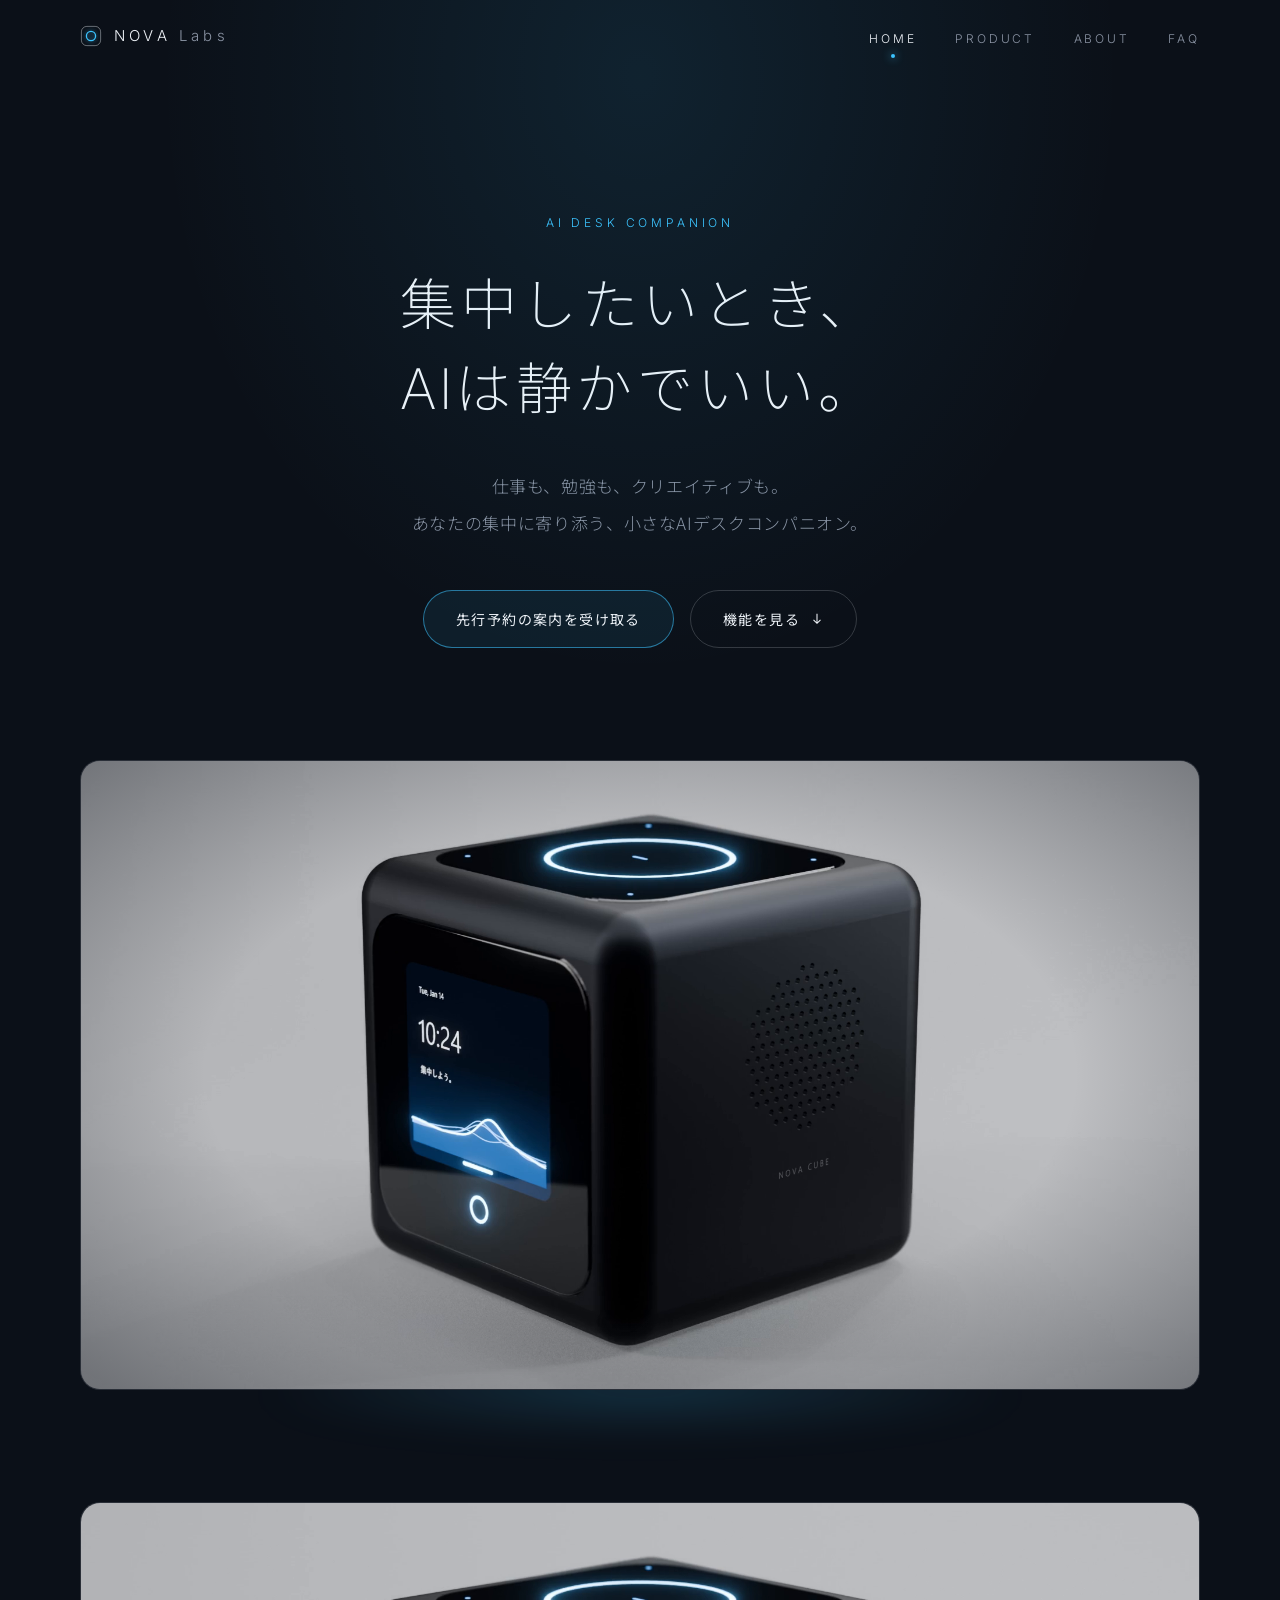
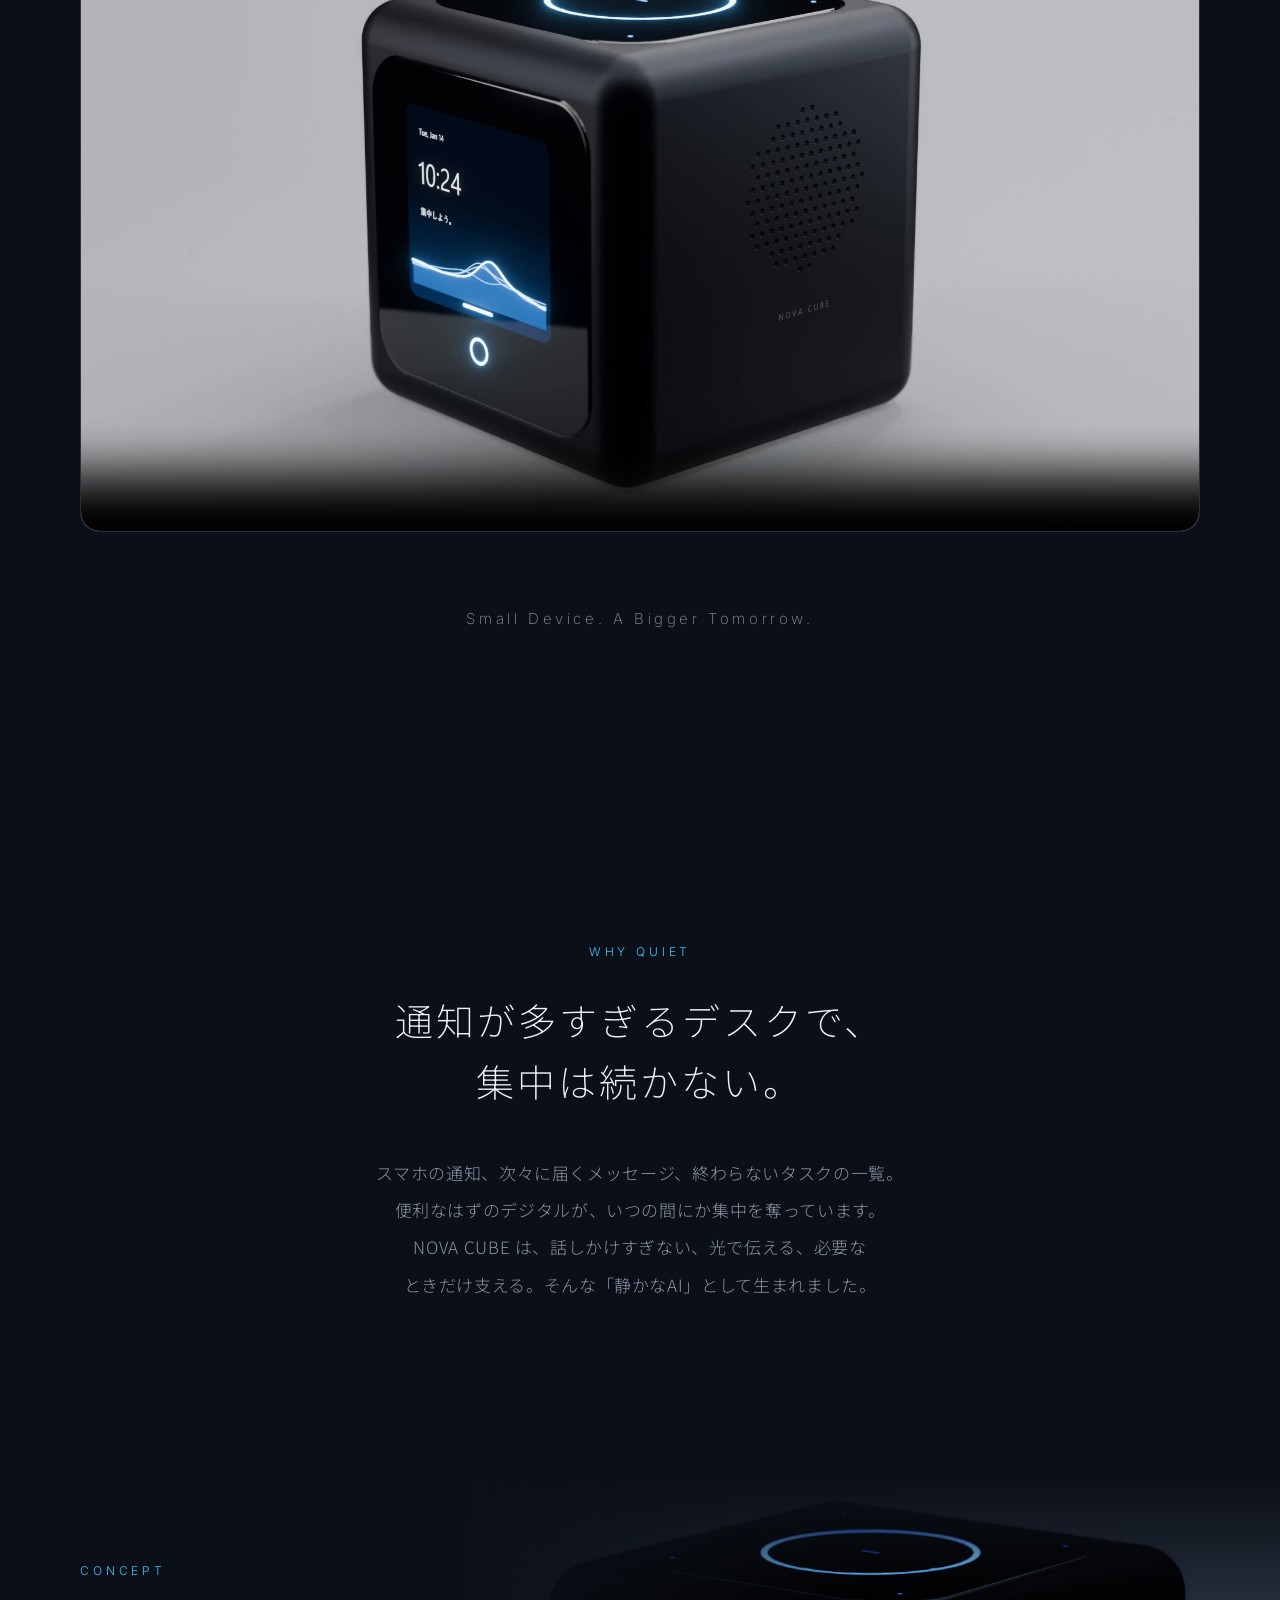
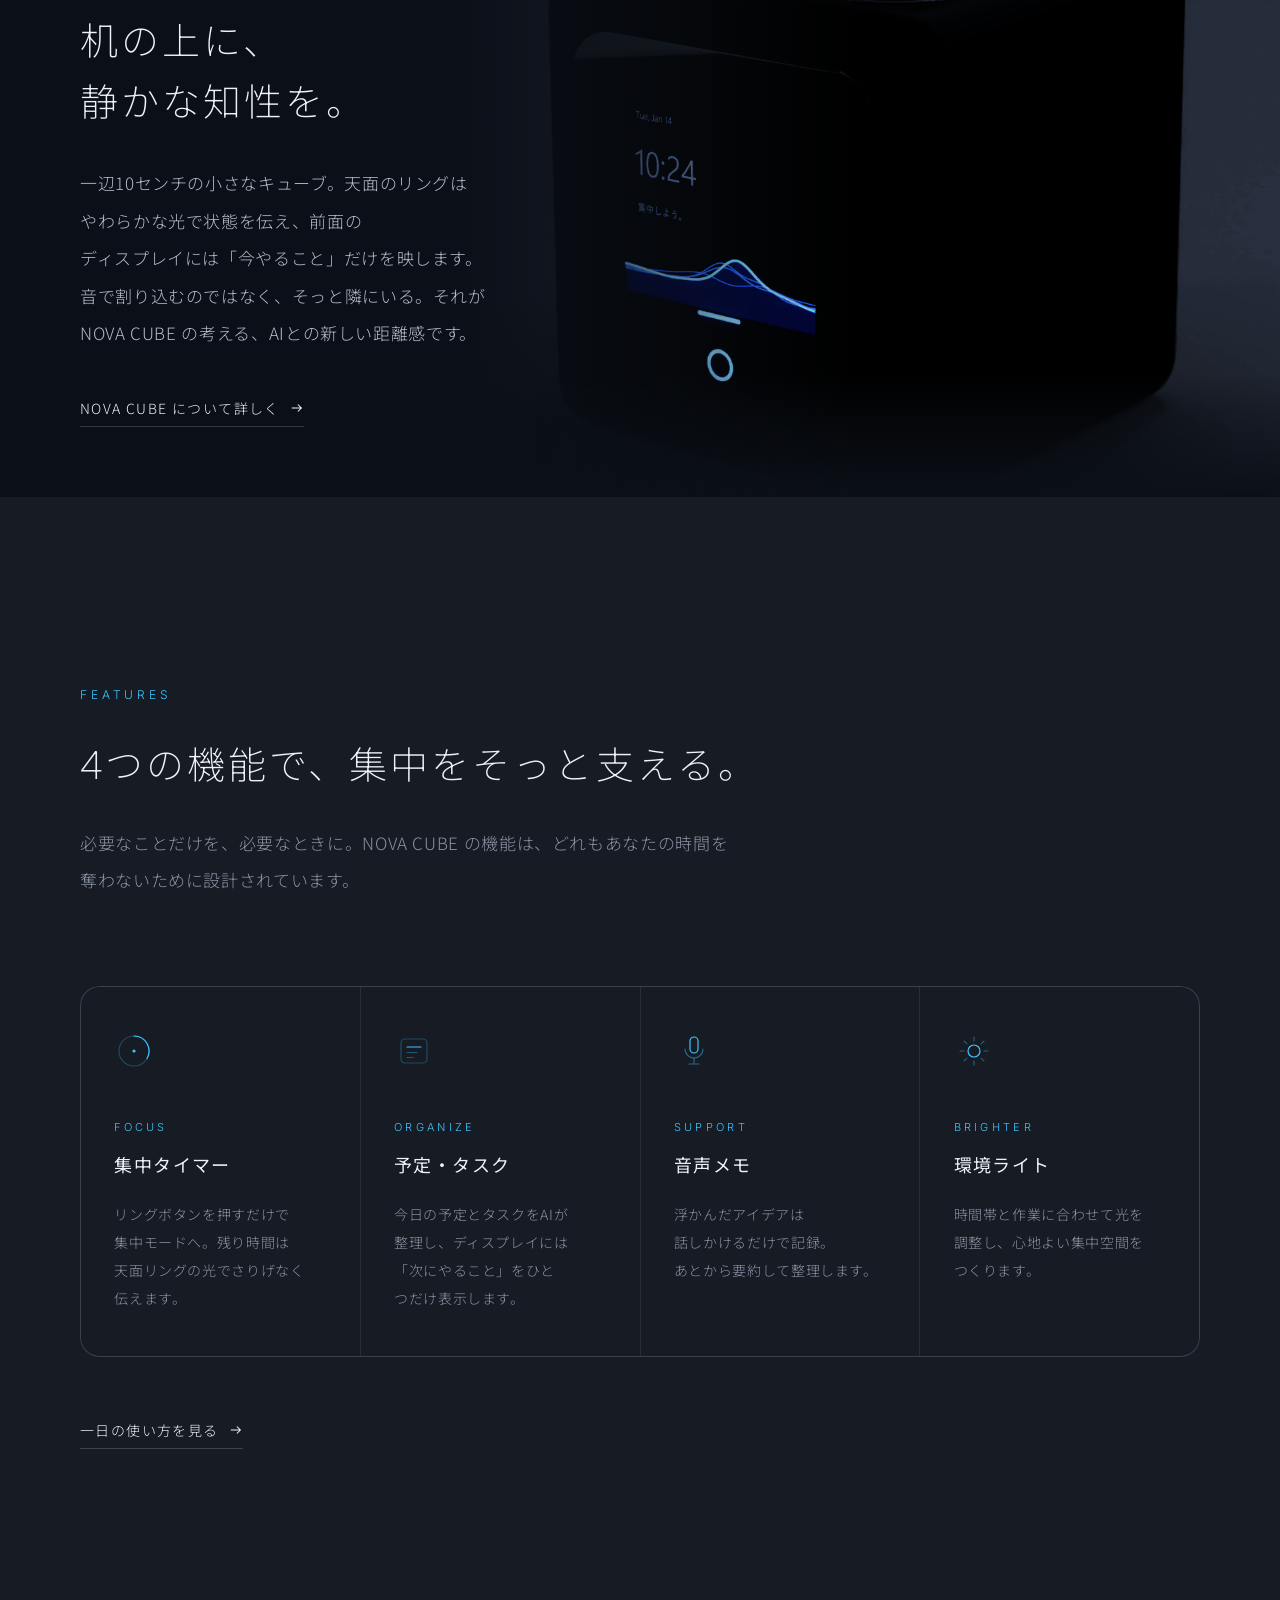
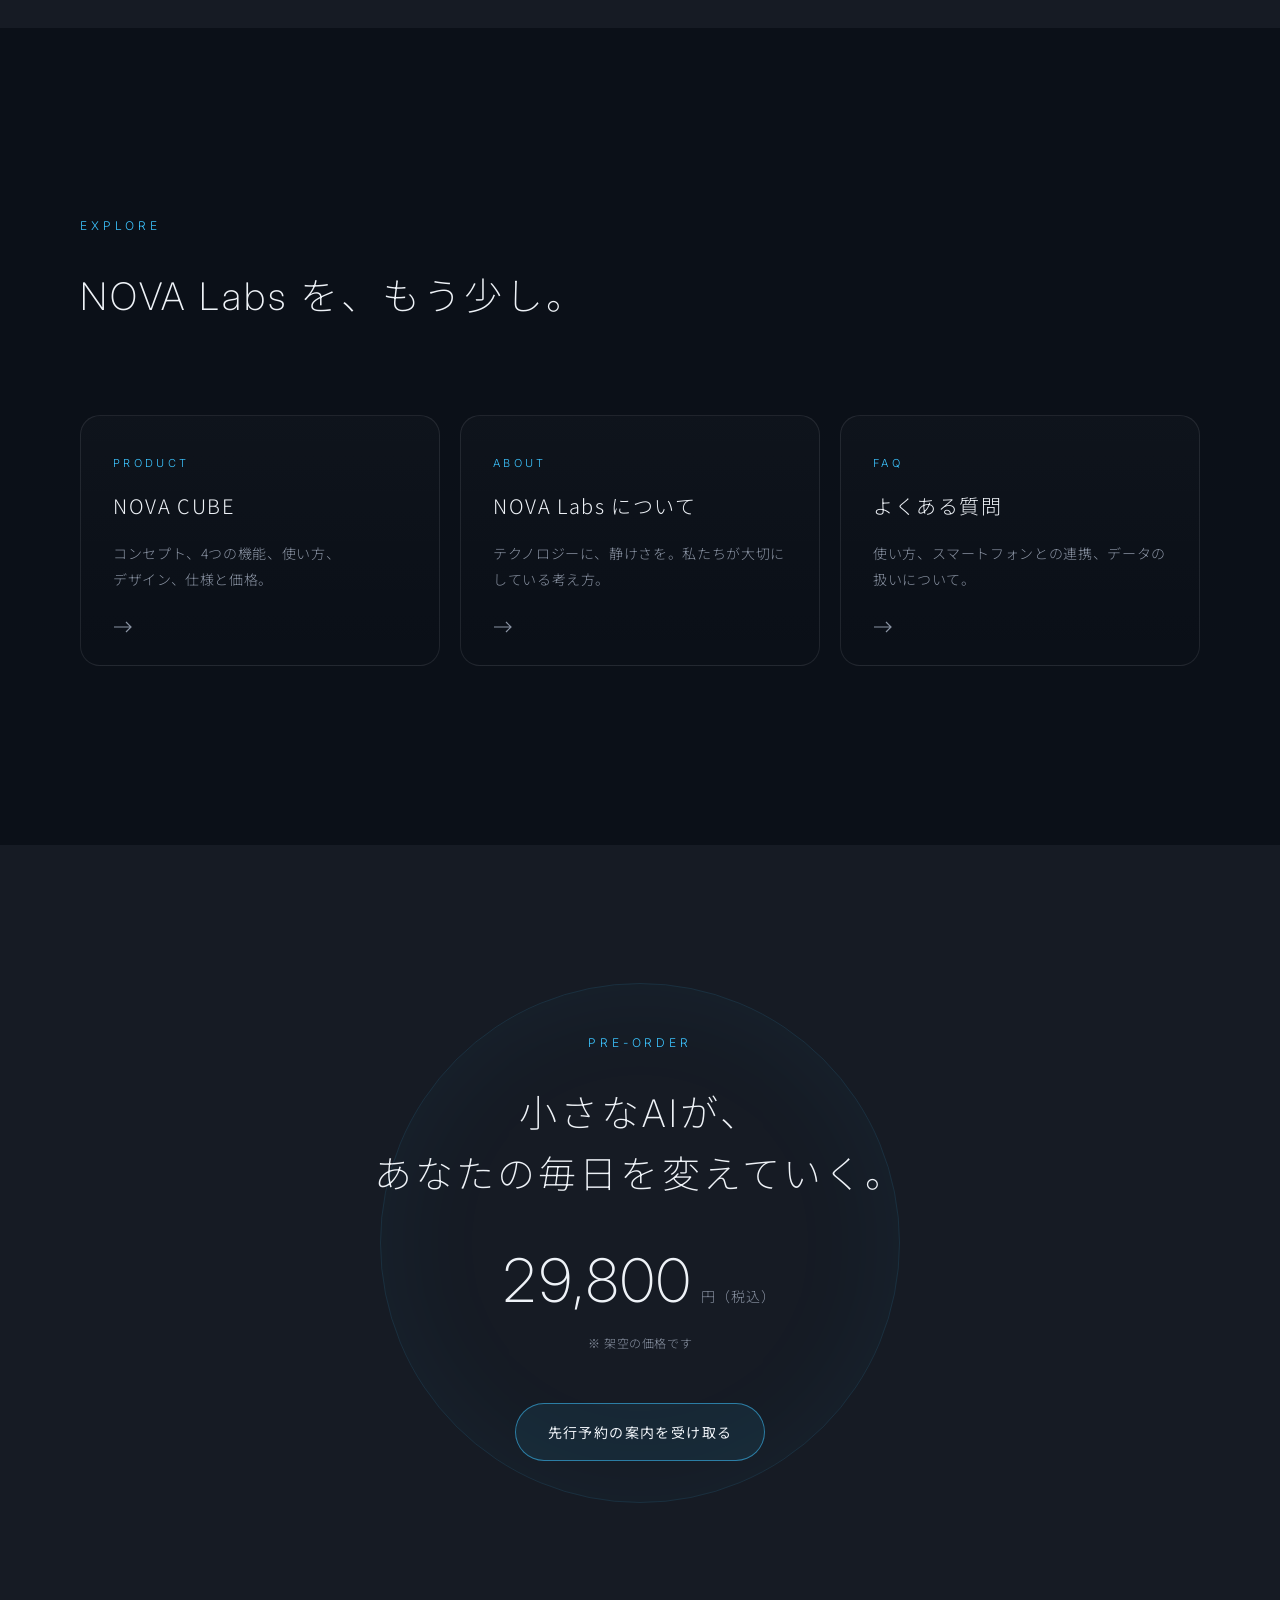
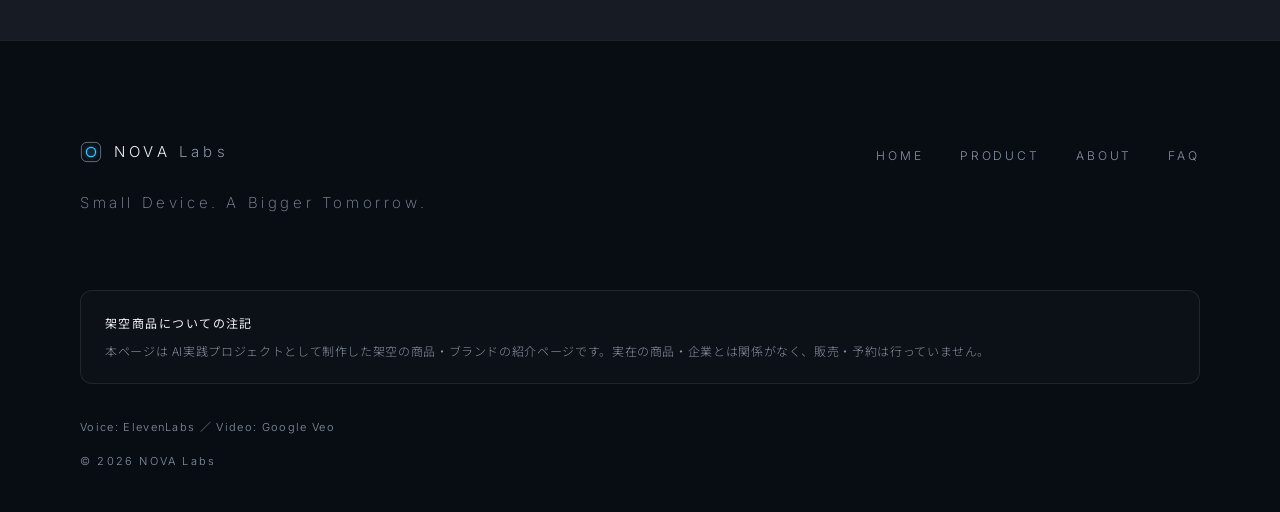
<file: index.html>
<!DOCTYPE html>
<html lang="ja">
<head>
  <meta charset="UTF-8">
  <meta name="viewport" content="width=device-width, initial-scale=1, viewport-fit=cover">
  <title>NOVA Labs — Small Device. A Bigger Tomorrow.</title>
  <meta name="description" content="集中したいとき、AIは静かでいい。NOVA Labs の AI デスクコンパニオン「NOVA CUBE」。※AI実践プロジェクトとして制作した架空のブランドです。">
  <meta name="robots" content="noindex">
  <meta name="theme-color" content="#0B1018">
  <meta property="og:type" content="website">
  <meta property="og:title" content="NOVA Labs — Small Device. A Bigger Tomorrow.">
  <meta property="og:description" content="集中したいとき、AIは静かでいい。AI デスクコンパニオン「NOVA CUBE」（架空の商品）">
  <link rel="icon" href="data:image/svg+xml,%3Csvg xmlns='http://www.w3.org/2000/svg' viewBox='0 0 32 32'%3E%3Crect width='32' height='32' rx='8' fill='%230B1018'/%3E%3Ccircle cx='16' cy='16' r='7' fill='none' stroke='%233CC4FF' stroke-width='2'/%3E%3C/svg%3E">
  <link rel="preconnect" href="https://fonts.googleapis.com">
  <link rel="preconnect" href="https://fonts.gstatic.com" crossorigin>
  <link href="https://fonts.googleapis.com/css2?family=Inter:wght@200;300;400&family=Noto+Sans+JP:wght@200;300;400&display=swap" rel="stylesheet">
  <link rel="stylesheet" href="css/style.css">
  <script>document.documentElement.classList.add("js");</script>
  <script src="js/main.js" defer></script>
</head>
<body>
  <a class="skip-link" href="#main">本文へスキップ</a>

  <!-- ========== ヘッダー ========== -->
  <header class="site-header">
    <div class="wrap header-inner">
      <a class="logo" href="index.html" aria-label="NOVA Labs トップページ">
        <svg class="logo-mark" viewBox="0 0 24 24" fill="none" aria-hidden="true"><rect x="1.5" y="1.5" width="21" height="21" rx="6" stroke="currentColor" stroke-opacity=".45"/><circle cx="12" cy="12" r="5" stroke="#3CC4FF" stroke-width="1.4"/></svg>
        <span>NOVA <b>Labs</b></span>
      </a>
      <button class="nav-toggle" type="button" aria-expanded="false" aria-controls="global-nav" aria-label="メニューを開く"><span></span><span></span></button>
      <nav class="global-nav" id="global-nav" aria-label="メインメニュー">
        <ul>
          <li><a href="index.html" aria-current="page">Home</a></li>
          <li><a href="product.html">Product</a></li>
          <li><a href="about.html">About</a></li>
          <li><a href="faq.html">FAQ</a></li>
        </ul>
      </nav>
    </div>
  </header>

  <main id="main">

    <!-- ========== ヒーロー ========== -->
    <section class="hero">
      <div class="wrap">
        <p class="eyebrow fade">AI Desk Companion</p>
        <h1 class="heading-xl fade" style="--delay:.1s">集中したいとき、<br>AIは静かでいい。</h1>
        <p class="lead fade" style="--delay:.2s">仕事も、勉強も、<span class="nobr">クリエイティブも。</span><br>あなたの集中に寄り添う、<span class="nobr">小さなAIデスクコンパニオン。</span></p>
        <div class="fade" style="--delay:.3s">
          <div class="btn-row">
            <button class="btn btn--primary" type="button" data-reserve="reserve-note-hero">先行予約の案内を受け取る</button>
            <a class="btn" href="#features">機能を見る
              <svg class="arrow" viewBox="0 0 16 16" fill="none" stroke="currentColor" stroke-width="1.2" aria-hidden="true"><path d="M8 2v11M4 9l4 4 4-4"/></svg>
            </a>
          </div>
          <p class="reserve-note" id="reserve-note-hero" role="status" hidden>ありがとうございます。NOVA&nbsp;CUBE は架空の商品のため、実際の予約・案内の受付は行っていません。</p>
        </div>

        <figure class="hero-visual fade" style="--delay:.4s">
          <div class="frame">
            <img src="images/nova-cube-hero.png" width="1920" height="1080" alt="天面のリングと前面のディスプレイが青く点灯している NOVA CUBE">
          </div>
        </figure>

        <!-- PR動画（再生ボタンで音ありで再生・自動再生なし） -->
        <figure class="hero-video fade">
          <div class="frame frame--flat">
            <video controls playsinline preload="none" width="1280" height="720" poster="images/nova-cube-hero.png" aria-label="NOVA CUBE PR動画（20秒）">
              <source src="videos/nova_cube_pr.mp4" type="video/mp4">
            </video>
          </div>
        </figure>
        <p class="tagline-en fade" style="margin-top:72px">Small Device. A Bigger Tomorrow.</p>
      </div>
    </section>

    <!-- ========== 課題提起 ========== -->
    <section class="section statement">
      <div class="wrap wrap--narrow">
        <p class="eyebrow fade">Why Quiet</p>
        <h2 class="heading-l fade" style="--delay:.1s">通知が多すぎるデスクで、<br>集中は続かない。</h2>
        <p class="lead fade" style="--delay:.2s">スマホの通知、次々に届くメッセージ、終わらないタスクの一覧。便利なはずのデジタルが、いつの間にか集中を奪っています。NOVA&nbsp;CUBE は、話しかけすぎない、光で伝える、必要なときだけ支える。そんな「静かなAI」として生まれました。</p>
      </div>
    </section>

    <!-- ========== コンセプト（夜のビジュアル） ========== -->
    <section class="night-band">
      <div class="night-band__img" aria-hidden="true">
        <img src="images/nova-cube-scene-night.png" width="1160" height="870" alt="" loading="lazy">
      </div>
      <div class="wrap">
        <div class="night-band__text">
          <p class="eyebrow fade">Concept</p>
          <h2 class="heading-l fade" style="--delay:.1s">机の上に、<br>静かな知性を。</h2>
          <p class="lead fade" style="--delay:.2s">一辺10センチの小さなキューブ。天面のリングはやわらかな光で状態を伝え、前面のディスプレイには「今やること」だけを映します。音で割り込むのではなく、そっと隣にいる。それが NOVA&nbsp;CUBE の考える、AIとの新しい距離感です。</p>
          <p class="fade" style="--delay:.3s; margin-top:40px">
            <a class="text-link" href="product.html">NOVA CUBE について詳しく
              <svg class="arrow" viewBox="0 0 16 16" width="14" height="14" fill="none" stroke="currentColor" stroke-width="1.2" aria-hidden="true"><path d="M2 8h11M9 4l4 4-4 4"/></svg>
            </a>
          </p>
        </div>
      </div>
    </section>

    <!-- ========== 4つの機能 ========== -->
    <section class="section section--sub" id="features">
      <div class="wrap">
        <div class="section-head">
          <p class="eyebrow fade">Features</p>
          <h2 class="heading-l fade" style="--delay:.1s">4つの機能で、集中をそっと支える。</h2>
          <p class="lead fade" style="--delay:.2s">必要なことだけを、必要なときに。NOVA&nbsp;CUBE の機能は、どれもあなたの時間を奪わないために設計されています。</p>
        </div>

        <ul class="feature-grid">
          <li class="feature fade">
            <svg class="feature__icon" viewBox="0 0 40 40" fill="none" stroke="currentColor" stroke-width="1.2" aria-hidden="true"><circle cx="20" cy="20" r="15" stroke-opacity=".28"/><path d="M20 5a15 15 0 0 1 13 22.5" stroke-linecap="round"/><circle cx="20" cy="20" r="1.6" fill="currentColor" stroke="none"/></svg>
            <p class="feature__label">FOCUS</p>
            <h3 class="feature__title">集中タイマー</h3>
            <p class="feature__text">リングボタンを押すだけで集中モードへ。残り時間は天面リングの光でさりげなく伝えます。</p>
          </li>
          <li class="feature fade" style="--delay:.1s">
            <svg class="feature__icon" viewBox="0 0 40 40" fill="none" stroke="currentColor" stroke-width="1.2" aria-hidden="true"><rect x="7" y="8" width="26" height="24" rx="4" stroke-opacity=".28"/><path d="M13 16h14" stroke-linecap="round"/><path d="M13 21.5h10M13 26.5h6" stroke-linecap="round" stroke-opacity=".35"/></svg>
            <p class="feature__label">ORGANIZE</p>
            <h3 class="feature__title">予定・タスク</h3>
            <p class="feature__text">今日の予定とタスクをAIが整理し、ディスプレイには「次にやること」をひとつだけ表示します。</p>
          </li>
          <li class="feature fade" style="--delay:.2s">
            <svg class="feature__icon" viewBox="0 0 40 40" fill="none" stroke="currentColor" stroke-width="1.2" aria-hidden="true"><rect x="16" y="6" width="8" height="16" rx="4"/><path d="M11 18a9 9 0 0 0 18 0" stroke-opacity=".45" stroke-linecap="round"/><path d="M20 27v6M15 33h10" stroke-linecap="round" stroke-opacity=".45"/></svg>
            <p class="feature__label">SUPPORT</p>
            <h3 class="feature__title">音声メモ</h3>
            <p class="feature__text">浮かんだアイデアは話しかけるだけで記録。あとから要約して整理します。</p>
          </li>
          <li class="feature fade" style="--delay:.3s">
            <svg class="feature__icon" viewBox="0 0 40 40" fill="none" stroke="currentColor" stroke-width="1.2" aria-hidden="true"><circle cx="20" cy="20" r="6"/><path d="M20 6v4M20 30v4M6 20h4M30 20h4M10.1 10.1l2.8 2.8M27.1 27.1l2.8 2.8M10.1 29.9l2.8-2.8M27.1 12.9l2.8-2.8" stroke-opacity=".4" stroke-linecap="round"/></svg>
            <p class="feature__label">BRIGHTER</p>
            <h3 class="feature__title">環境ライト</h3>
            <p class="feature__text">時間帯と作業に合わせて光を調整し、心地よい集中空間をつくります。</p>
          </li>
        </ul>

        <p class="fade" style="margin-top:56px">
          <a class="text-link" href="product.html#scenes">一日の使い方を見る
            <svg class="arrow" viewBox="0 0 16 16" width="14" height="14" fill="none" stroke="currentColor" stroke-width="1.2" aria-hidden="true"><path d="M2 8h11M9 4l4 4-4 4"/></svg>
          </a>
        </p>
      </div>
    </section>

    <!-- ========== 各ページへの導線 ========== -->
    <section class="section">
      <div class="wrap">
        <div class="section-head">
          <p class="eyebrow fade">Explore</p>
          <h2 class="heading-l fade" style="--delay:.1s">NOVA Labs を、もう少し。</h2>
        </div>

        <div class="link-cards">
          <a class="link-card fade" href="product.html">
            <span class="link-card__label">PRODUCT</span>
            <span class="link-card__title">NOVA&nbsp;CUBE</span>
            <span class="link-card__text">コンセプト、4つの機能、使い方、デザイン、仕様と価格。</span>
            <svg class="link-card__arrow" viewBox="0 0 20 12" fill="none" stroke="currentColor" stroke-width="1.2" aria-hidden="true"><path d="M1 6h17M13 1l5 5-5 5"/></svg>
          </a>
          <a class="link-card fade" href="about.html" style="--delay:.1s">
            <span class="link-card__label">ABOUT</span>
            <span class="link-card__title">NOVA Labs について</span>
            <span class="link-card__text">テクノロジーに、静けさを。私たちが大切にしている考え方。</span>
            <svg class="link-card__arrow" viewBox="0 0 20 12" fill="none" stroke="currentColor" stroke-width="1.2" aria-hidden="true"><path d="M1 6h17M13 1l5 5-5 5"/></svg>
          </a>
          <a class="link-card fade" href="faq.html" style="--delay:.2s">
            <span class="link-card__label">FAQ</span>
            <span class="link-card__title">よくある質問</span>
            <span class="link-card__text">使い方、スマートフォンとの連携、データの扱いについて。</span>
            <svg class="link-card__arrow" viewBox="0 0 20 12" fill="none" stroke="currentColor" stroke-width="1.2" aria-hidden="true"><path d="M1 6h17M13 1l5 5-5 5"/></svg>
          </a>
        </div>
      </div>
    </section>

    <!-- ========== 締め ========== -->
    <section class="section section--sub closing">
      <div class="wrap wrap--narrow">
        <p class="eyebrow fade">Pre-order</p>
        <h2 class="heading-l fade" style="--delay:.1s">小さなAIが、<br>あなたの毎日を変えていく。</h2>
        <p class="price fade" style="--delay:.2s">29,800<small>円（税込）</small></p>
        <p class="price-note fade" style="--delay:.2s">※ 架空の価格です</p>
        <div class="fade" style="--delay:.3s">
          <div class="btn-row">
            <button class="btn btn--primary" type="button" data-reserve="reserve-note-closing">先行予約の案内を受け取る</button>
          </div>
          <p class="reserve-note" id="reserve-note-closing" role="status" hidden>ありがとうございます。NOVA&nbsp;CUBE は架空の商品のため、実際の予約・案内の受付は行っていません。</p>
        </div>
      </div>
    </section>

  </main>

  <!-- ========== フッター ========== -->
  <footer class="site-footer">
    <div class="wrap">
      <div class="footer-top">
        <div class="footer-brand">
          <a class="logo" href="index.html">
            <svg class="logo-mark" viewBox="0 0 24 24" fill="none" aria-hidden="true"><rect x="1.5" y="1.5" width="21" height="21" rx="6" stroke="currentColor" stroke-opacity=".45"/><circle cx="12" cy="12" r="5" stroke="#3CC4FF" stroke-width="1.4"/></svg>
            <span>NOVA <b>Labs</b></span>
          </a>
          <p class="tagline-en">Small Device. A Bigger Tomorrow.</p>
        </div>
        <nav class="footer-nav" aria-label="フッターメニュー">
          <ul>
            <li><a href="index.html">Home</a></li>
            <li><a href="product.html">Product</a></li>
            <li><a href="about.html">About</a></li>
            <li><a href="faq.html">FAQ</a></li>
          </ul>
        </nav>
      </div>
      <p class="fiction-note"><strong>架空商品についての注記</strong>本ページは AI実践プロジェクトとして制作した架空の商品・ブランドの紹介ページです。実在の商品・企業とは関係がなく、販売・予約は行っていません。</p>
      <p class="credit">Voice: ElevenLabs ／ Video: Google Veo</p>
      <p class="copyright">© 2026 NOVA Labs</p>
    </div>
  </footer>
</body>
</html>
</file>
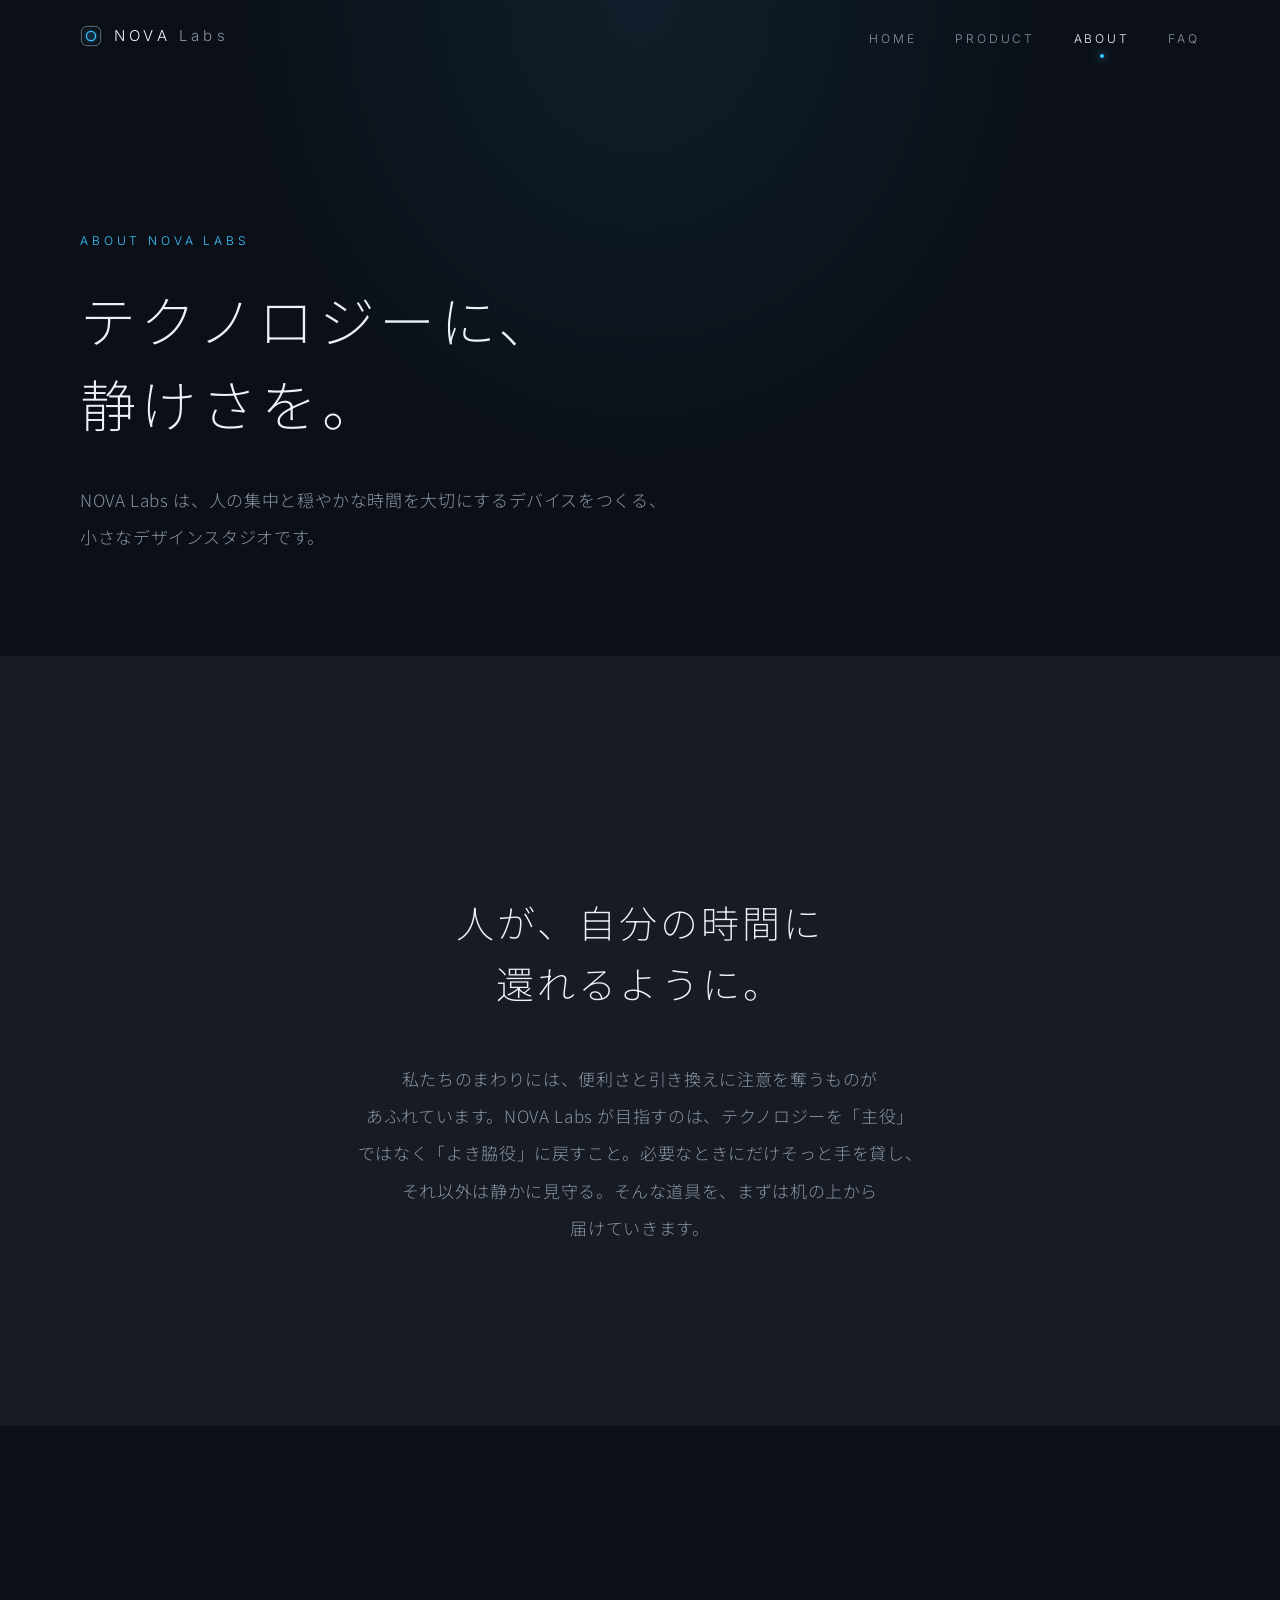
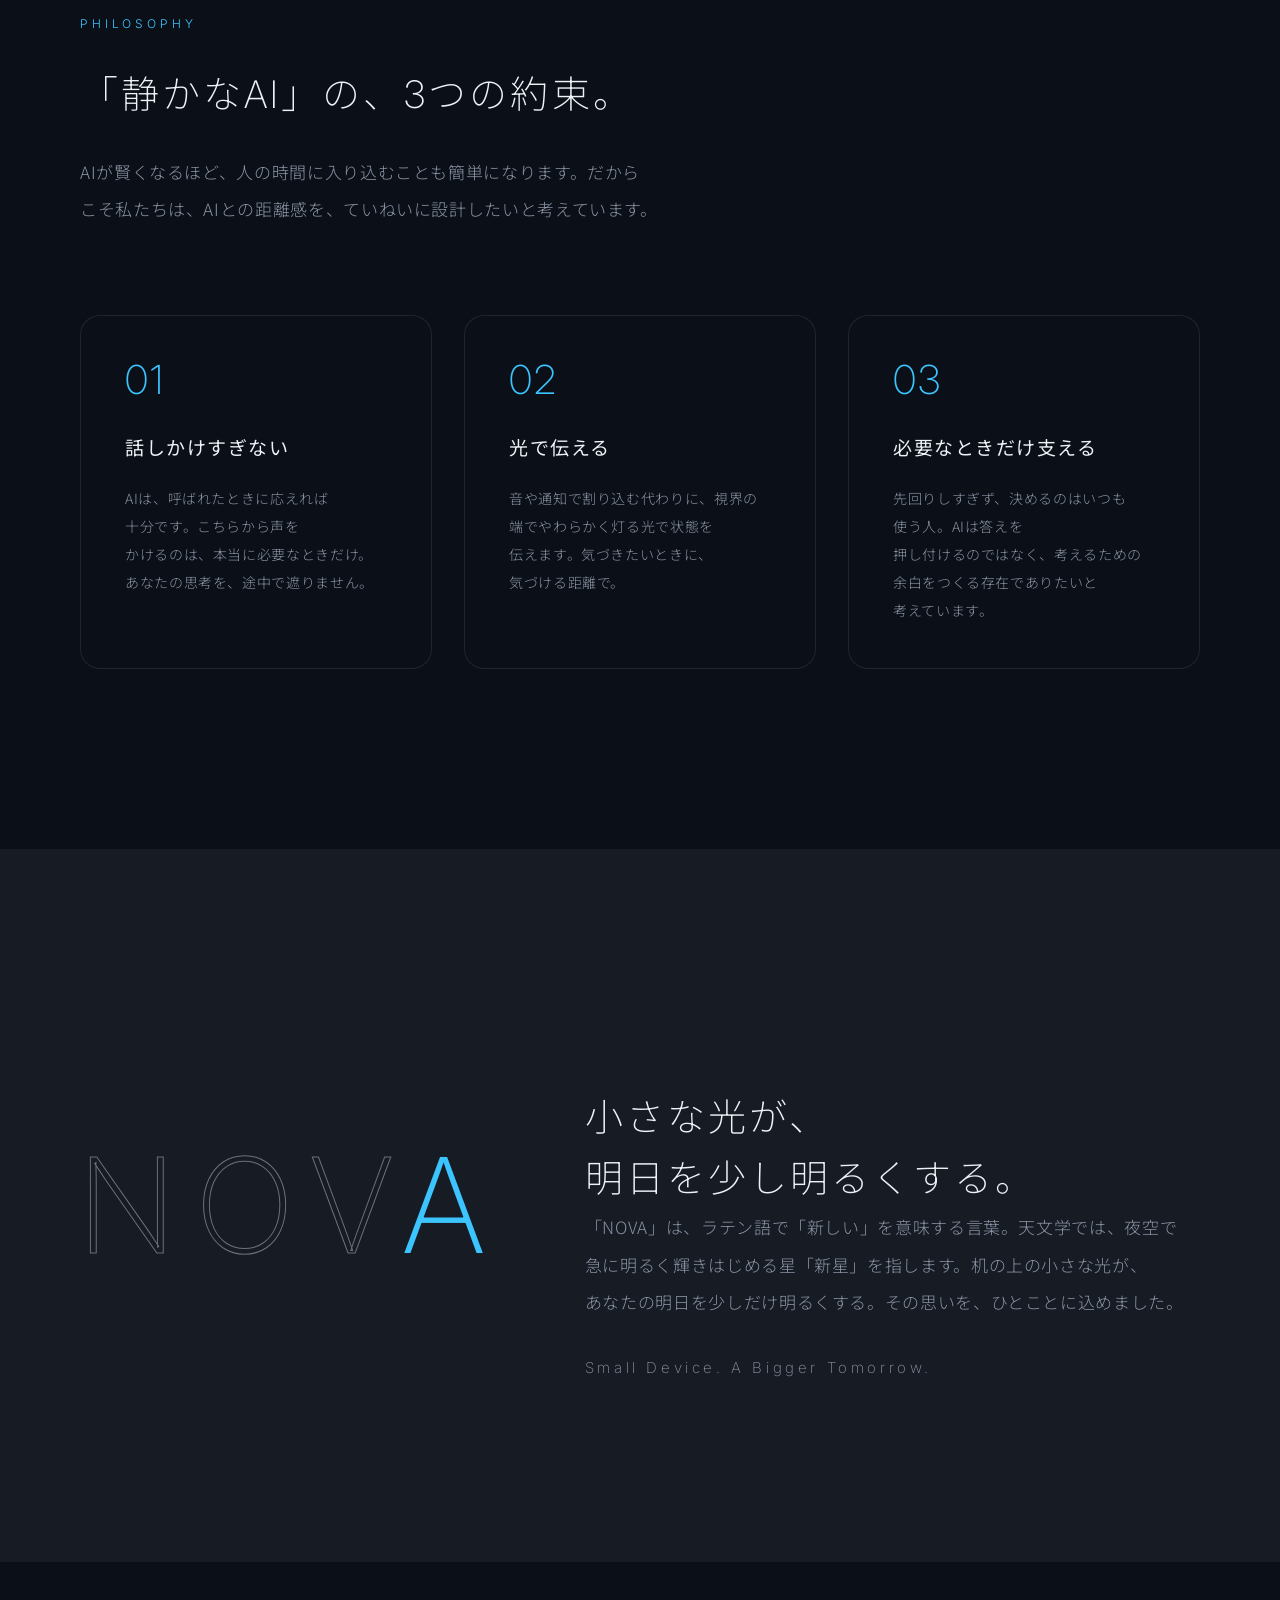
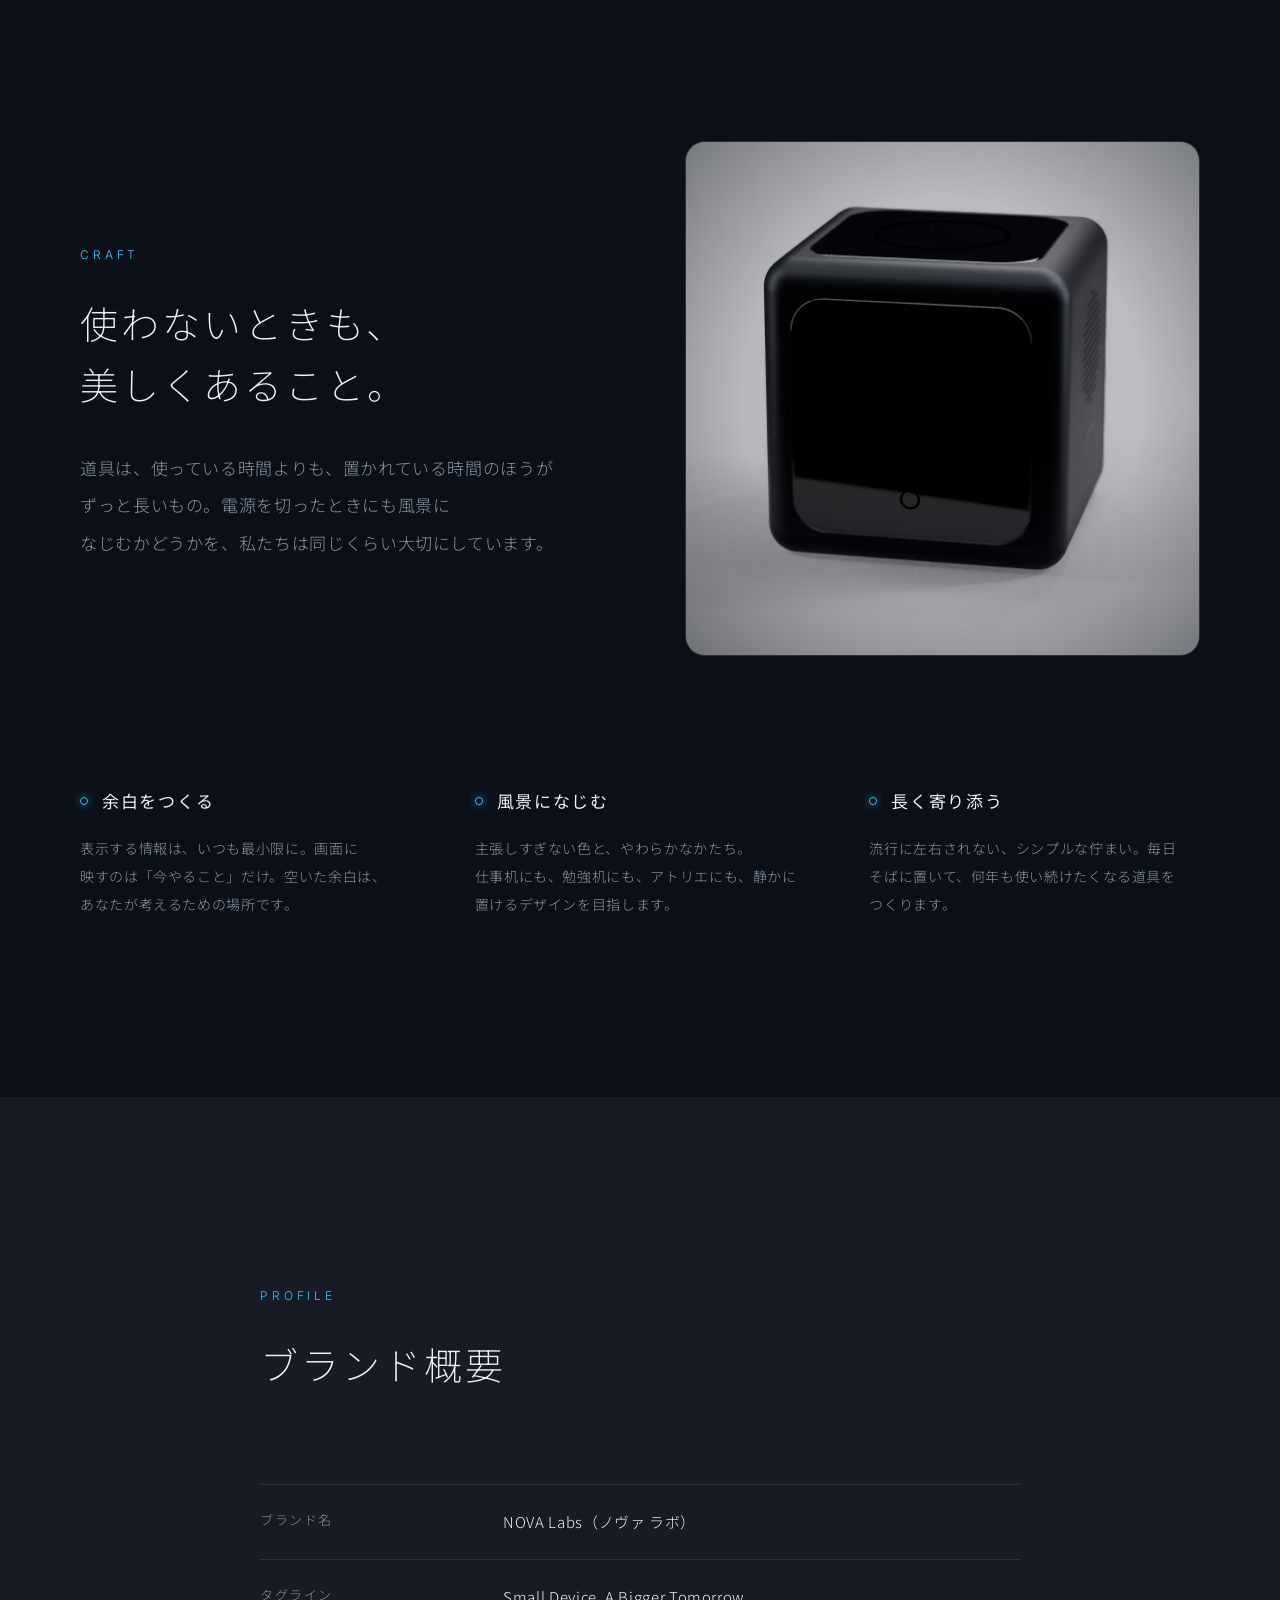
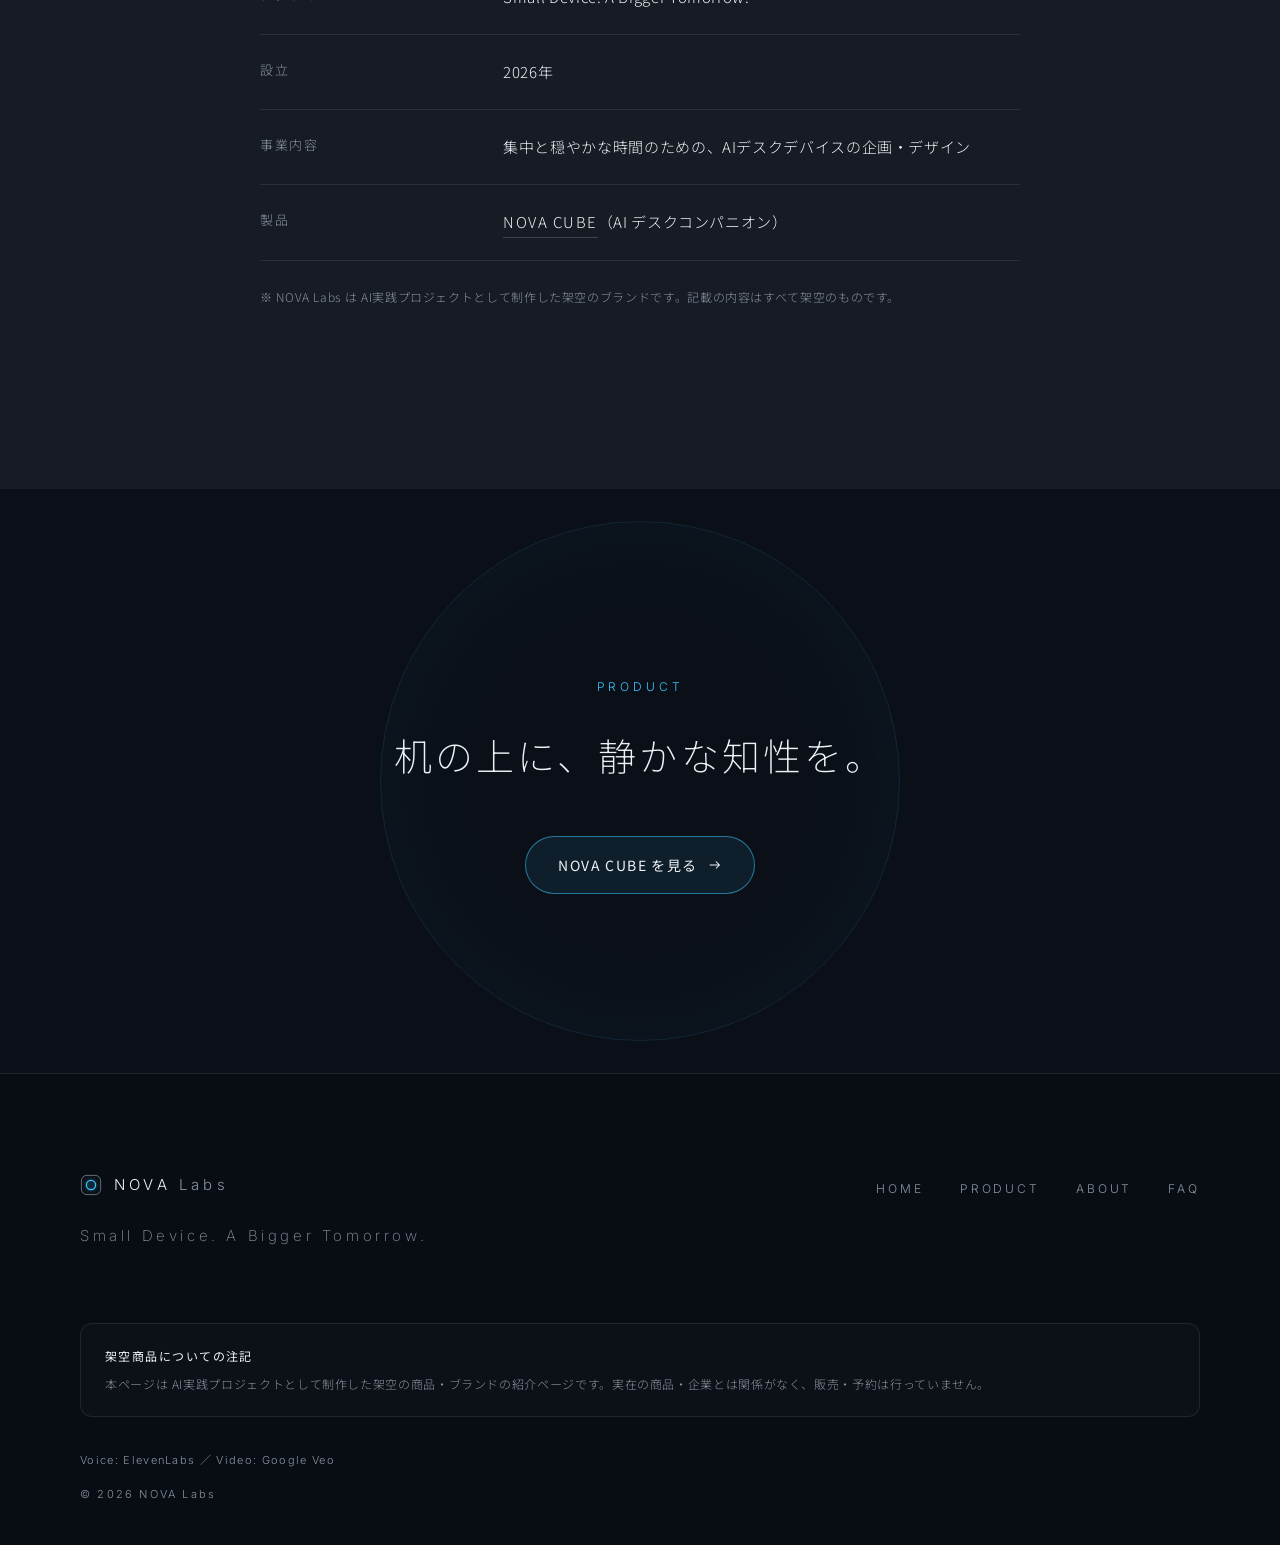
<file: about.html>
<!DOCTYPE html>
<html lang="ja">
<head>
  <meta charset="UTF-8">
  <meta name="viewport" content="width=device-width, initial-scale=1, viewport-fit=cover">
  <title>NOVA Labs について | NOVA Labs</title>
  <meta name="description" content="テクノロジーに、静けさを。NOVA Labs のミッションと、ものづくりの考え方。※AI実践プロジェクトとして制作した架空のブランドです。">
  <meta name="robots" content="noindex">
  <meta name="theme-color" content="#0B1018">
  <meta property="og:type" content="website">
  <meta property="og:title" content="NOVA Labs について | NOVA Labs">
  <meta property="og:description" content="テクノロジーに、静けさを。NOVA Labs のミッションとブランドの考え方（架空のブランド）">
  <link rel="icon" href="data:image/svg+xml,%3Csvg xmlns='http://www.w3.org/2000/svg' viewBox='0 0 32 32'%3E%3Crect width='32' height='32' rx='8' fill='%230B1018'/%3E%3Ccircle cx='16' cy='16' r='7' fill='none' stroke='%233CC4FF' stroke-width='2'/%3E%3C/svg%3E">
  <link rel="preconnect" href="https://fonts.googleapis.com">
  <link rel="preconnect" href="https://fonts.gstatic.com" crossorigin>
  <link href="https://fonts.googleapis.com/css2?family=Inter:wght@200;300;400&family=Noto+Sans+JP:wght@200;300;400&display=swap" rel="stylesheet">
  <link rel="stylesheet" href="css/style.css">
  <script>document.documentElement.classList.add("js");</script>
  <script src="js/main.js" defer></script>
</head>
<body>
  <a class="skip-link" href="#main">本文へスキップ</a>

  <!-- ========== ヘッダー ========== -->
  <header class="site-header">
    <div class="wrap header-inner">
      <a class="logo" href="index.html" aria-label="NOVA Labs トップページ">
        <svg class="logo-mark" viewBox="0 0 24 24" fill="none" aria-hidden="true"><rect x="1.5" y="1.5" width="21" height="21" rx="6" stroke="currentColor" stroke-opacity=".45"/><circle cx="12" cy="12" r="5" stroke="#3CC4FF" stroke-width="1.4"/></svg>
        <span>NOVA <b>Labs</b></span>
      </a>
      <button class="nav-toggle" type="button" aria-expanded="false" aria-controls="global-nav" aria-label="メニューを開く"><span></span><span></span></button>
      <nav class="global-nav" id="global-nav" aria-label="メインメニュー">
        <ul>
          <li><a href="index.html">Home</a></li>
          <li><a href="product.html">Product</a></li>
          <li><a href="about.html" aria-current="page">About</a></li>
          <li><a href="faq.html">FAQ</a></li>
        </ul>
      </nav>
    </div>
  </header>

  <main id="main">

    <!-- ========== ページ見出し ========== -->
    <section class="page-hero">
      <div class="wrap">
        <p class="eyebrow fade">About NOVA Labs</p>
        <h1 class="heading-xl fade" style="--delay:.1s">テクノロジーに、<br>静けさを。</h1>
        <p class="lead fade" style="--delay:.2s">NOVA Labs は、人の集中と穏やかな時間を大切にするデバイスをつくる、小さなデザインスタジオです。</p>
      </div>
    </section>

    <!-- ========== ミッション ========== -->
    <section class="section section--sub mission">
      <div class="wrap wrap--narrow">
        <p class="eyebrow fade">Mission</p>
        <h2 class="heading-l fade" style="--delay:.1s">人が、自分の時間に<br>還れるように。</h2>
        <p class="lead fade" style="--delay:.2s">私たちのまわりには、便利さと引き換えに注意を奪うものがあふれています。NOVA Labs が目指すのは、テクノロジーを「主役」ではなく「よき脇役」に戻すこと。必要なときにだけそっと手を貸し、それ以外は静かに見守る。そんな道具を、まずは机の上から届けていきます。</p>
      </div>
    </section>

    <!-- ========== ブランドの考え方 ========== -->
    <section class="section">
      <div class="wrap">
        <div class="section-head">
          <p class="eyebrow fade">Philosophy</p>
          <h2 class="heading-l fade" style="--delay:.1s">「静かなAI」の、3つの約束。</h2>
          <p class="lead fade" style="--delay:.2s">AIが賢くなるほど、人の時間に入り込むことも簡単になります。だからこそ私たちは、AIとの距離感を、ていねいに設計したいと考えています。</p>
        </div>

        <ol class="principles">
          <li class="principle fade">
            <p class="principle__num">01</p>
            <h3 class="principle__title">話しかけすぎない</h3>
            <p class="principle__text">AIは、呼ばれたときに応えれば十分です。こちらから声をかけるのは、本当に必要なときだけ。あなたの思考を、途中で遮りません。</p>
          </li>
          <li class="principle fade" style="--delay:.1s">
            <p class="principle__num">02</p>
            <h3 class="principle__title">光で伝える</h3>
            <p class="principle__text">音や通知で割り込む代わりに、視界の端でやわらかく灯る光で状態を伝えます。気づきたいときに、気づける距離で。</p>
          </li>
          <li class="principle fade" style="--delay:.2s">
            <p class="principle__num">03</p>
            <h3 class="principle__title">必要なときだけ支える</h3>
            <p class="principle__text">先回りしすぎず、決めるのはいつも使う人。AIは答えを押し付けるのではなく、考えるための余白をつくる存在でありたいと考えています。</p>
          </li>
        </ol>
      </div>
    </section>

    <!-- ========== 名前の由来 ========== -->
    <section class="section section--sub">
      <div class="wrap">
        <div class="name-origin">
          <p class="name-origin__word fade" aria-hidden="true">NOV<span>A</span></p>
          <div>
            <p class="eyebrow fade">Our Name</p>
            <h2 class="heading-l fade" style="--delay:.1s">小さな光が、<br>明日を少し明るくする。</h2>
            <p class="lead fade" style="--delay:.2s">「NOVA」は、ラテン語で「新しい」を意味する言葉。天文学では、夜空で急に明るく輝きはじめる星「新星」を指します。机の上の小さな光が、あなたの明日を少しだけ明るくする。その思いを、ひとことに込めました。</p>
            <p class="tagline-en fade" style="--delay:.3s; margin-top:32px">Small Device. A Bigger Tomorrow.</p>
          </div>
        </div>
      </div>
    </section>

    <!-- ========== ものづくりの姿勢 ========== -->
    <section class="section">
      <div class="wrap">
        <div class="split split--reverse">
          <figure class="fade">
            <div class="frame" style="aspect-ratio:1/1">
              <img src="images/nova-cube-design-off.png" width="1040" height="1040" alt="電源を切った状態の NOVA CUBE。黒いガラス面が静かに佇む" loading="lazy">
            </div>
          </figure>
          <div>
            <p class="eyebrow fade">Craft</p>
            <h2 class="heading-l fade" style="--delay:.1s">使わないときも、<br>美しくあること。</h2>
            <p class="lead fade" style="--delay:.2s">道具は、使っている時間よりも、置かれている時間のほうがずっと長いもの。電源を切ったときにも風景になじむかどうかを、私たちは同じくらい大切にしています。</p>
          </div>
        </div>

        <div class="values" style="margin-top:clamp(72px, 10vw, 128px)">
          <div class="value fade">
            <h3 class="value__title">余白をつくる</h3>
            <p class="value__text">表示する情報は、いつも最小限に。画面に映すのは「今やること」だけ。空いた余白は、あなたが考えるための場所です。</p>
          </div>
          <div class="value fade" style="--delay:.1s">
            <h3 class="value__title">風景になじむ</h3>
            <p class="value__text">主張しすぎない色と、やわらかなかたち。仕事机にも、勉強机にも、アトリエにも、静かに置けるデザインを目指します。</p>
          </div>
          <div class="value fade" style="--delay:.2s">
            <h3 class="value__title">長く寄り添う</h3>
            <p class="value__text">流行に左右されない、シンプルな佇まい。毎日そばに置いて、何年も使い続けたくなる道具をつくります。</p>
          </div>
        </div>
      </div>
    </section>

    <!-- ========== ブランド概要 ========== -->
    <section class="section section--sub">
      <div class="wrap wrap--narrow">
        <div class="section-head">
          <p class="eyebrow fade">Profile</p>
          <h2 class="heading-l fade" style="--delay:.1s">ブランド概要</h2>
        </div>
        <div class="fade" style="--delay:.2s">
          <table class="spec-table">
            <tbody>
              <tr><th scope="row">ブランド名</th><td>NOVA Labs（ノヴァ ラボ）</td></tr>
              <tr><th scope="row">タグライン</th><td>Small Device. A Bigger Tomorrow.</td></tr>
              <tr><th scope="row">設立</th><td>2026年</td></tr>
              <tr><th scope="row">事業内容</th><td>集中と穏やかな時間のための、AIデスクデバイスの企画・デザイン</td></tr>
              <tr><th scope="row">製品</th><td><a class="text-link" href="product.html" style="font-size:inherit; padding-bottom:0">NOVA CUBE</a>（AI デスクコンパニオン）</td></tr>
            </tbody>
          </table>
          <p class="spec-note">※ NOVA Labs は AI実践プロジェクトとして制作した架空のブランドです。記載の内容はすべて架空のものです。</p>
        </div>
      </div>
    </section>

    <!-- ========== 締め ========== -->
    <section class="section closing">
      <div class="wrap wrap--narrow">
        <p class="eyebrow fade">Product</p>
        <h2 class="heading-l fade" style="--delay:.1s">机の上に、静かな知性を。</h2>
        <div class="fade" style="--delay:.2s">
          <div class="btn-row">
            <a class="btn btn--primary" href="product.html">NOVA CUBE を見る
              <svg class="arrow" viewBox="0 0 16 16" fill="none" stroke="currentColor" stroke-width="1.2" aria-hidden="true"><path d="M2 8h11M9 4l4 4-4 4"/></svg>
            </a>
          </div>
        </div>
      </div>
    </section>

  </main>

  <!-- ========== フッター ========== -->
  <footer class="site-footer">
    <div class="wrap">
      <div class="footer-top">
        <div class="footer-brand">
          <a class="logo" href="index.html">
            <svg class="logo-mark" viewBox="0 0 24 24" fill="none" aria-hidden="true"><rect x="1.5" y="1.5" width="21" height="21" rx="6" stroke="currentColor" stroke-opacity=".45"/><circle cx="12" cy="12" r="5" stroke="#3CC4FF" stroke-width="1.4"/></svg>
            <span>NOVA <b>Labs</b></span>
          </a>
          <p class="tagline-en">Small Device. A Bigger Tomorrow.</p>
        </div>
        <nav class="footer-nav" aria-label="フッターメニュー">
          <ul>
            <li><a href="index.html">Home</a></li>
            <li><a href="product.html">Product</a></li>
            <li><a href="about.html">About</a></li>
            <li><a href="faq.html">FAQ</a></li>
          </ul>
        </nav>
      </div>
      <p class="fiction-note"><strong>架空商品についての注記</strong>本ページは AI実践プロジェクトとして制作した架空の商品・ブランドの紹介ページです。実在の商品・企業とは関係がなく、販売・予約は行っていません。</p>
      <p class="credit">Voice: ElevenLabs ／ Video: Google Veo</p>
      <p class="copyright">© 2026 NOVA Labs</p>
    </div>
  </footer>
</body>
</html>
</file>
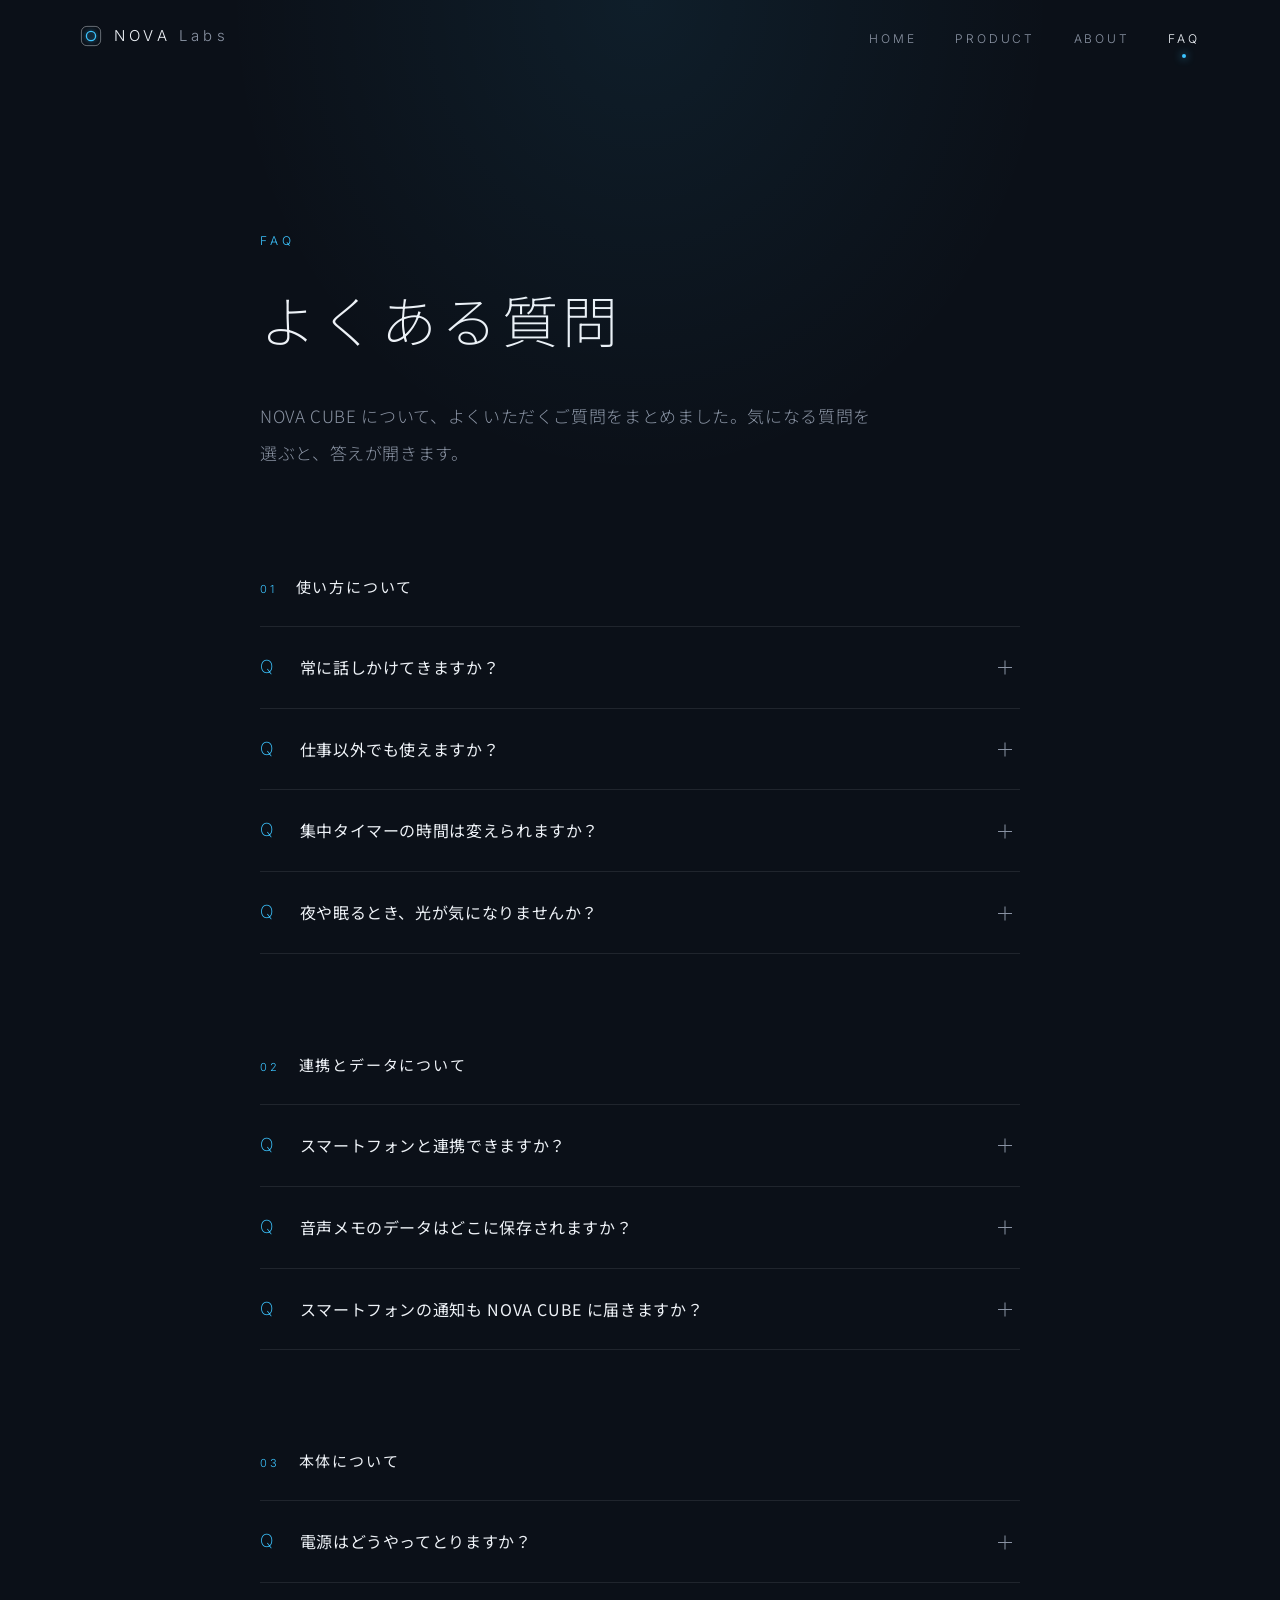
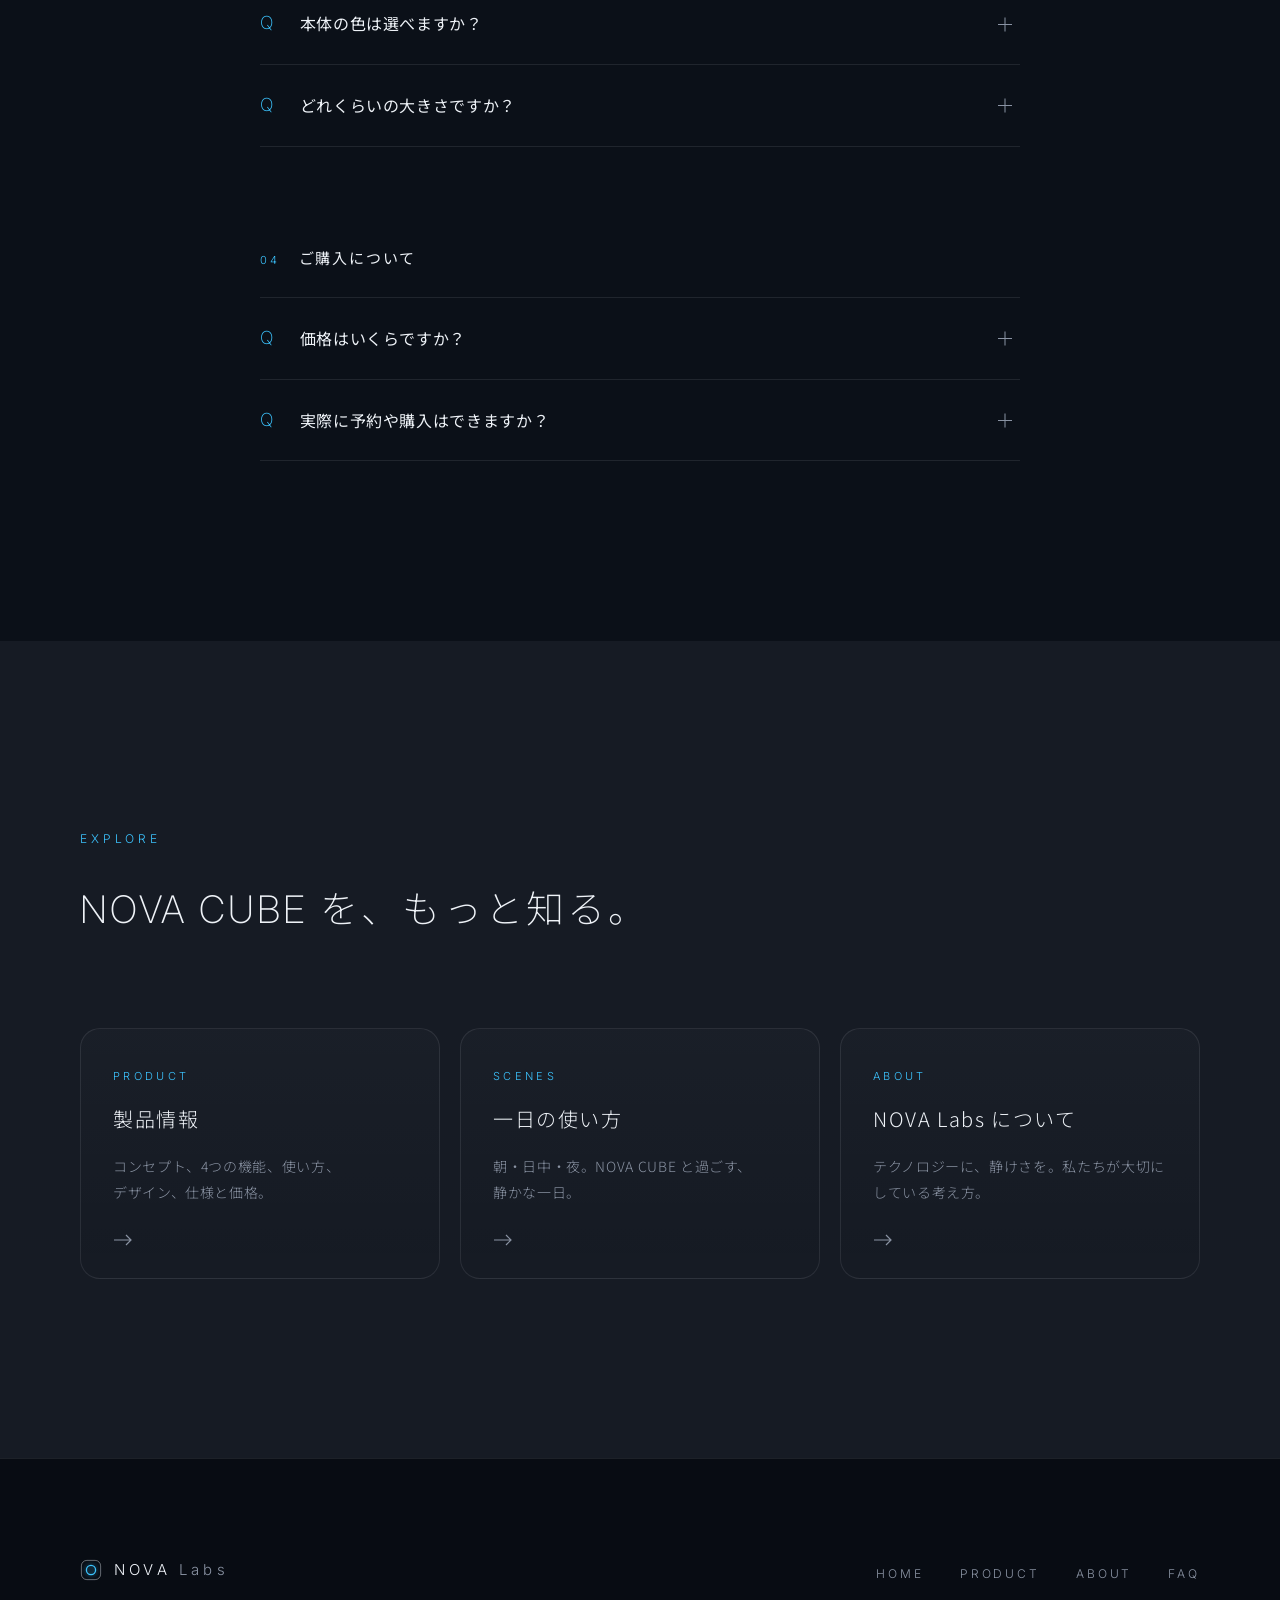
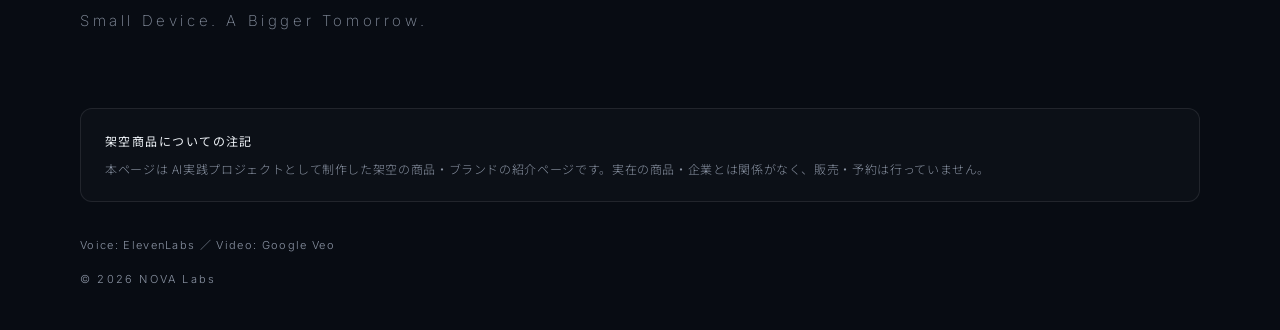
<file: faq.html>
<!DOCTYPE html>
<html lang="ja">
<head>
  <meta charset="UTF-8">
  <meta name="viewport" content="width=device-width, initial-scale=1, viewport-fit=cover">
  <title>よくある質問 | NOVA Labs</title>
  <meta name="description" content="NOVA CUBE についてよくいただくご質問。使い方、スマートフォンとの連携、データの扱い、ご購入について。※架空の商品です。">
  <meta name="robots" content="noindex">
  <meta name="theme-color" content="#0B1018">
  <meta property="og:type" content="website">
  <meta property="og:title" content="よくある質問 | NOVA Labs">
  <meta property="og:description" content="NOVA CUBE についてよくいただくご質問（架空の商品）">
  <link rel="icon" href="data:image/svg+xml,%3Csvg xmlns='http://www.w3.org/2000/svg' viewBox='0 0 32 32'%3E%3Crect width='32' height='32' rx='8' fill='%230B1018'/%3E%3Ccircle cx='16' cy='16' r='7' fill='none' stroke='%233CC4FF' stroke-width='2'/%3E%3C/svg%3E">
  <link rel="preconnect" href="https://fonts.googleapis.com">
  <link rel="preconnect" href="https://fonts.gstatic.com" crossorigin>
  <link href="https://fonts.googleapis.com/css2?family=Inter:wght@200;300;400&family=Noto+Sans+JP:wght@200;300;400&display=swap" rel="stylesheet">
  <link rel="stylesheet" href="css/style.css">
  <script>document.documentElement.classList.add("js");</script>
  <script src="js/main.js" defer></script>
</head>
<body>
  <a class="skip-link" href="#main">本文へスキップ</a>

  <!-- ========== ヘッダー ========== -->
  <header class="site-header">
    <div class="wrap header-inner">
      <a class="logo" href="index.html" aria-label="NOVA Labs トップページ">
        <svg class="logo-mark" viewBox="0 0 24 24" fill="none" aria-hidden="true"><rect x="1.5" y="1.5" width="21" height="21" rx="6" stroke="currentColor" stroke-opacity=".45"/><circle cx="12" cy="12" r="5" stroke="#3CC4FF" stroke-width="1.4"/></svg>
        <span>NOVA <b>Labs</b></span>
      </a>
      <button class="nav-toggle" type="button" aria-expanded="false" aria-controls="global-nav" aria-label="メニューを開く"><span></span><span></span></button>
      <nav class="global-nav" id="global-nav" aria-label="メインメニュー">
        <ul>
          <li><a href="index.html">Home</a></li>
          <li><a href="product.html">Product</a></li>
          <li><a href="about.html">About</a></li>
          <li><a href="faq.html" aria-current="page">FAQ</a></li>
        </ul>
      </nav>
    </div>
  </header>

  <main id="main">

    <!-- ========== ページ見出し ========== -->
    <section class="page-hero">
      <div class="wrap wrap--narrow">
        <p class="eyebrow fade">FAQ</p>
        <h1 class="heading-xl fade" style="--delay:.1s">よくある質問</h1>
        <p class="lead fade" style="--delay:.2s">NOVA&nbsp;CUBE について、よくいただくご質問をまとめました。気になる質問を選ぶと、答えが開きます。</p>
      </div>
    </section>

    <!-- ========== 質問一覧 ========== -->
    <section class="section" style="padding-top:0">
      <div class="wrap wrap--narrow">

        <div class="faq-group fade">
          <h2 class="faq-group__title"><span>01</span>使い方について</h2>
          <div class="faq-list">
            <details class="faq-item">
              <summary><span class="q">Q</span>常に話しかけてきますか？</summary>
              <div class="faq-answer"><span class="a">A</span><p>いいえ。NOVA&nbsp;CUBE は基本的に音を出さず、光と画面表示で情報を伝えます。音声で応答するのは、話しかけたときだけです。</p></div>
            </details>
            <details class="faq-item">
              <summary><span class="q">Q</span>仕事以外でも使えますか？</summary>
              <div class="faq-answer"><span class="a">A</span><p>はい。勉強、読書、創作など、集中したいあらゆる時間に使えます。</p></div>
            </details>
            <details class="faq-item">
              <summary><span class="q">Q</span>集中タイマーの時間は変えられますか？</summary>
              <div class="faq-answer"><span class="a">A</span><p>はい。本体のディスプレイ、または専用アプリから、お好みの長さに設定できます。前面のリングボタンを押せば、いつもの設定ですぐに始められます。</p></div>
            </details>
            <details class="faq-item">
              <summary><span class="q">Q</span>夜や眠るとき、光が気になりませんか？</summary>
              <div class="faq-answer"><span class="a">A</span><p>時間帯に合わせて、光は自動的に控えめになります。天面のリングと画面を完全に消灯することもできます。</p></div>
            </details>
          </div>
        </div>

        <div class="faq-group fade">
          <h2 class="faq-group__title"><span>02</span>連携とデータについて</h2>
          <div class="faq-list">
            <details class="faq-item">
              <summary><span class="q">Q</span>スマートフォンと連携できますか？</summary>
              <div class="faq-answer"><span class="a">A</span><p>はい。専用アプリで予定やタスクを同期できます。</p></div>
            </details>
            <details class="faq-item">
              <summary><span class="q">Q</span>音声メモのデータはどこに保存されますか？</summary>
              <div class="faq-answer"><span class="a">A</span><p>本体と、ユーザー本人のアカウントにのみ保存されます。</p></div>
            </details>
            <details class="faq-item">
              <summary><span class="q">Q</span>スマートフォンの通知も NOVA&nbsp;CUBE に届きますか？</summary>
              <div class="faq-answer"><span class="a">A</span><p>NOVA&nbsp;CUBE は、通知を増やすためではなく減らすための道具です。表示するのは、予定とタスクから整理した「次にやること」が中心です。何を表示するかは、専用アプリで選べます。</p></div>
            </details>
          </div>
        </div>

        <div class="faq-group fade">
          <h2 class="faq-group__title"><span>03</span>本体について</h2>
          <div class="faq-list">
            <details class="faq-item">
              <summary><span class="q">Q</span>電源はどうやってとりますか？</summary>
              <div class="faq-answer"><span class="a">A</span><p>USB Type-C で給電します。机の上に置いたまま使う、据え置き型のデバイスです。</p></div>
            </details>
            <details class="faq-item">
              <summary><span class="q">Q</span>本体の色は選べますか？</summary>
              <div class="faq-answer"><span class="a">A</span><p>本体色は、ミッドナイトネイビーの一色です。どんなデスクにも静かになじむ色を選びました。</p></div>
            </details>
            <details class="faq-item">
              <summary><span class="q">Q</span>どれくらいの大きさですか？</summary>
              <div class="faq-answer"><span class="a">A</span><p>一辺約10センチのキューブで、重さは約520グラムです。詳しくは<a class="text-link" href="product.html#specs" style="font-size:inherit; padding-bottom:0">製品情報の仕様</a>をご覧ください。</p></div>
            </details>
          </div>
        </div>

        <div class="faq-group fade">
          <h2 class="faq-group__title"><span>04</span>ご購入について</h2>
          <div class="faq-list">
            <details class="faq-item">
              <summary><span class="q">Q</span>価格はいくらですか？</summary>
              <div class="faq-answer"><span class="a">A</span><p>29,800円（税込）です。※ 架空の価格です。</p></div>
            </details>
            <details class="faq-item">
              <summary><span class="q">Q</span>実際に予約や購入はできますか？</summary>
              <div class="faq-answer"><span class="a">A</span><p>いいえ。NOVA&nbsp;CUBE は AI実践プロジェクトとして制作した架空の商品のため、実際の販売・予約は行っていません。</p></div>
            </details>
          </div>
        </div>

      </div>
    </section>

    <!-- ========== 各ページへの導線 ========== -->
    <section class="section section--sub">
      <div class="wrap">
        <div class="section-head">
          <p class="eyebrow fade">Explore</p>
          <h2 class="heading-l fade" style="--delay:.1s">NOVA&nbsp;CUBE を、もっと知る。</h2>
        </div>
        <div class="link-cards">
          <a class="link-card fade" href="product.html">
            <span class="link-card__label">PRODUCT</span>
            <span class="link-card__title">製品情報</span>
            <span class="link-card__text">コンセプト、4つの機能、使い方、デザイン、仕様と価格。</span>
            <svg class="link-card__arrow" viewBox="0 0 20 12" fill="none" stroke="currentColor" stroke-width="1.2" aria-hidden="true"><path d="M1 6h17M13 1l5 5-5 5"/></svg>
          </a>
          <a class="link-card fade" href="product.html#scenes" style="--delay:.1s">
            <span class="link-card__label">SCENES</span>
            <span class="link-card__title">一日の使い方</span>
            <span class="link-card__text">朝・日中・夜。NOVA&nbsp;CUBE と過ごす、静かな一日。</span>
            <svg class="link-card__arrow" viewBox="0 0 20 12" fill="none" stroke="currentColor" stroke-width="1.2" aria-hidden="true"><path d="M1 6h17M13 1l5 5-5 5"/></svg>
          </a>
          <a class="link-card fade" href="about.html" style="--delay:.2s">
            <span class="link-card__label">ABOUT</span>
            <span class="link-card__title">NOVA Labs について</span>
            <span class="link-card__text">テクノロジーに、静けさを。私たちが大切にしている考え方。</span>
            <svg class="link-card__arrow" viewBox="0 0 20 12" fill="none" stroke="currentColor" stroke-width="1.2" aria-hidden="true"><path d="M1 6h17M13 1l5 5-5 5"/></svg>
          </a>
        </div>
      </div>
    </section>

  </main>

  <!-- ========== フッター ========== -->
  <footer class="site-footer">
    <div class="wrap">
      <div class="footer-top">
        <div class="footer-brand">
          <a class="logo" href="index.html">
            <svg class="logo-mark" viewBox="0 0 24 24" fill="none" aria-hidden="true"><rect x="1.5" y="1.5" width="21" height="21" rx="6" stroke="currentColor" stroke-opacity=".45"/><circle cx="12" cy="12" r="5" stroke="#3CC4FF" stroke-width="1.4"/></svg>
            <span>NOVA <b>Labs</b></span>
          </a>
          <p class="tagline-en">Small Device. A Bigger Tomorrow.</p>
        </div>
        <nav class="footer-nav" aria-label="フッターメニュー">
          <ul>
            <li><a href="index.html">Home</a></li>
            <li><a href="product.html">Product</a></li>
            <li><a href="about.html">About</a></li>
            <li><a href="faq.html">FAQ</a></li>
          </ul>
        </nav>
      </div>
      <p class="fiction-note"><strong>架空商品についての注記</strong>本ページは AI実践プロジェクトとして制作した架空の商品・ブランドの紹介ページです。実在の商品・企業とは関係がなく、販売・予約は行っていません。</p>
      <p class="credit">Voice: ElevenLabs ／ Video: Google Veo</p>
      <p class="copyright">© 2026 NOVA Labs</p>
    </div>
  </footer>
</body>
</html>
</file>
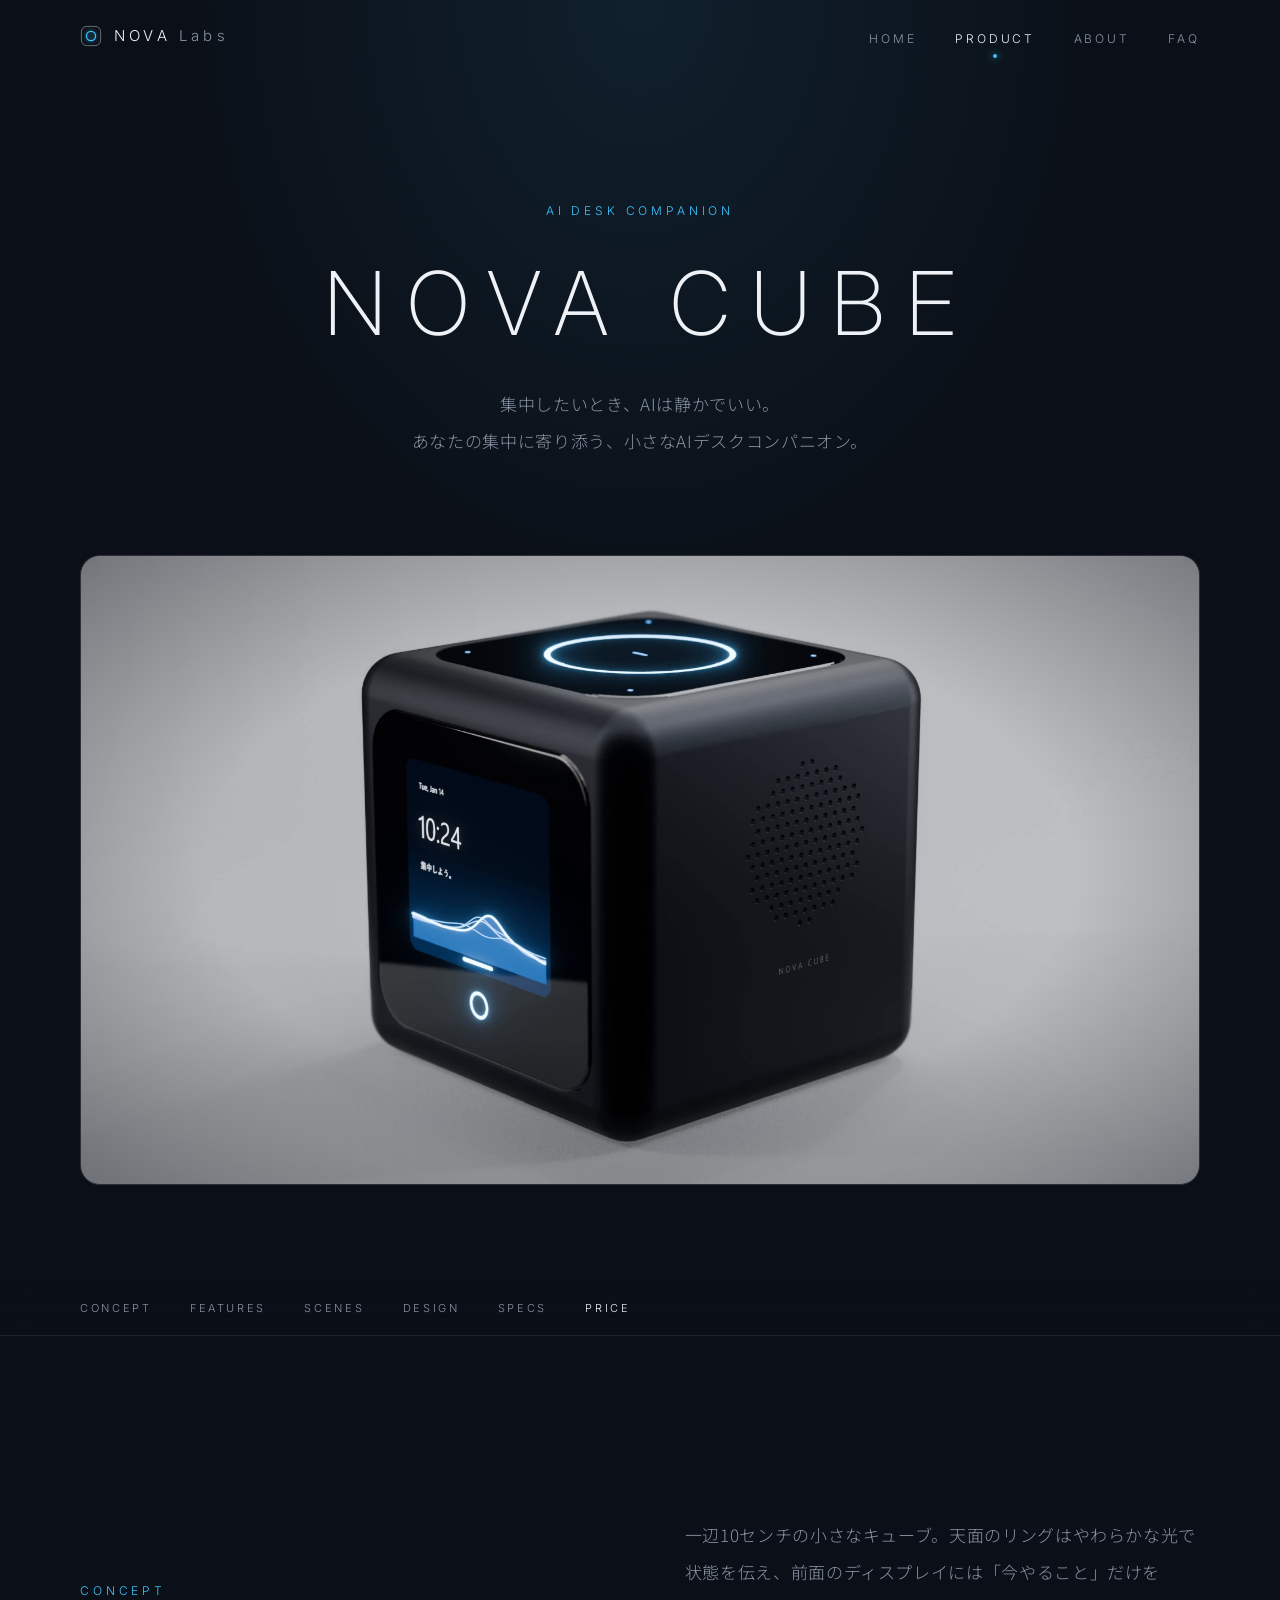
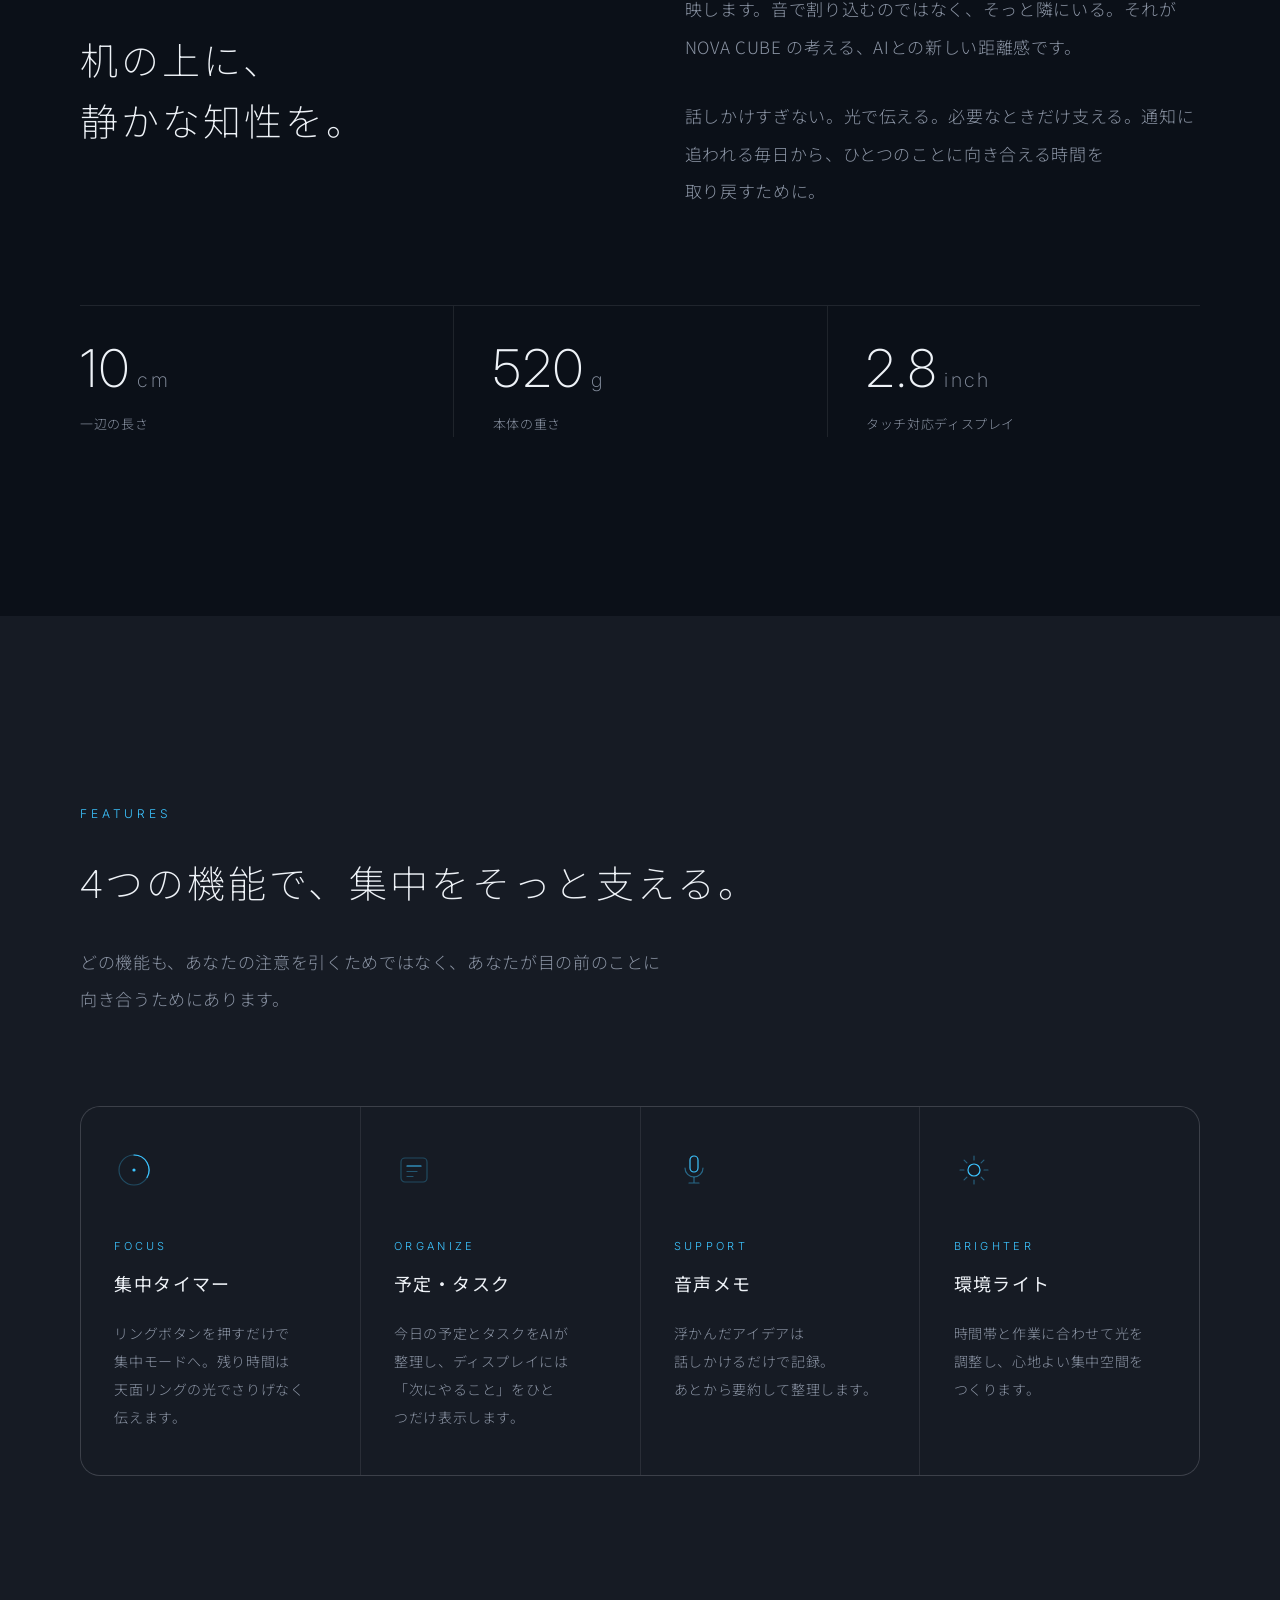
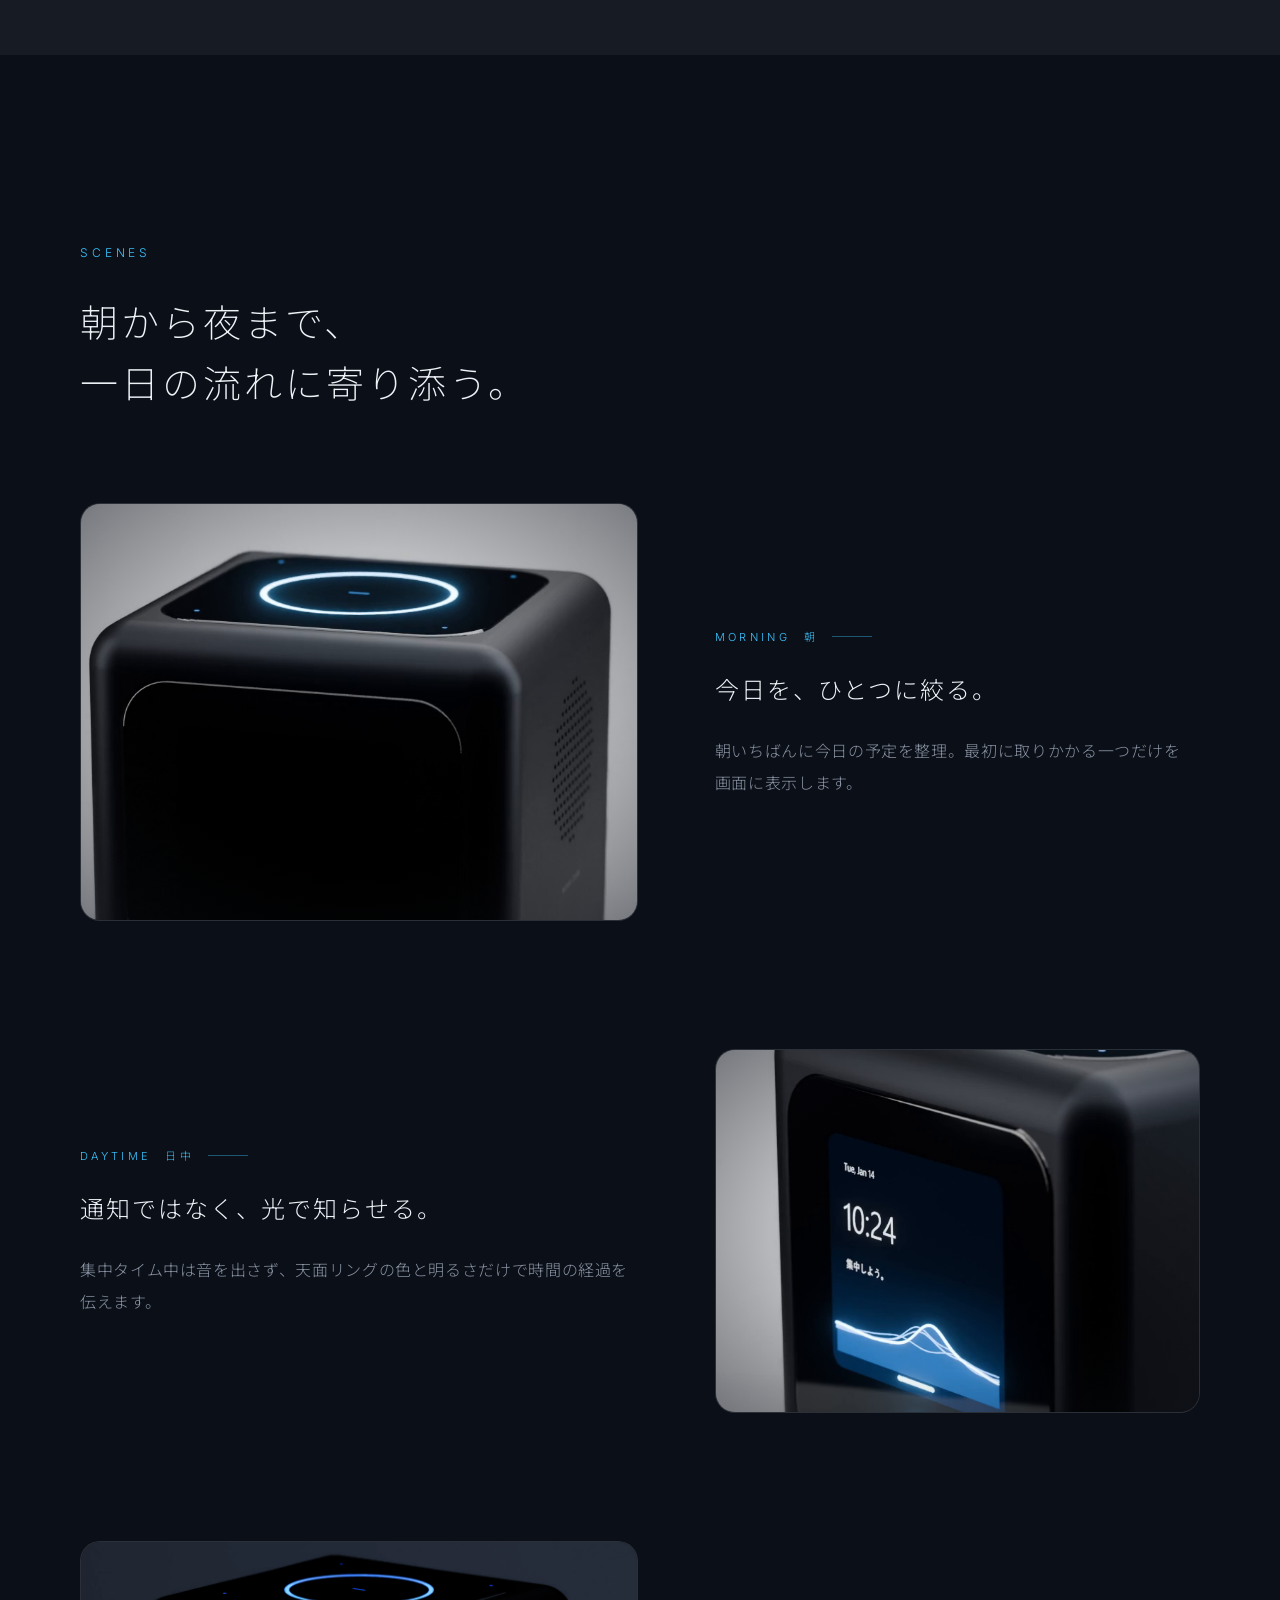
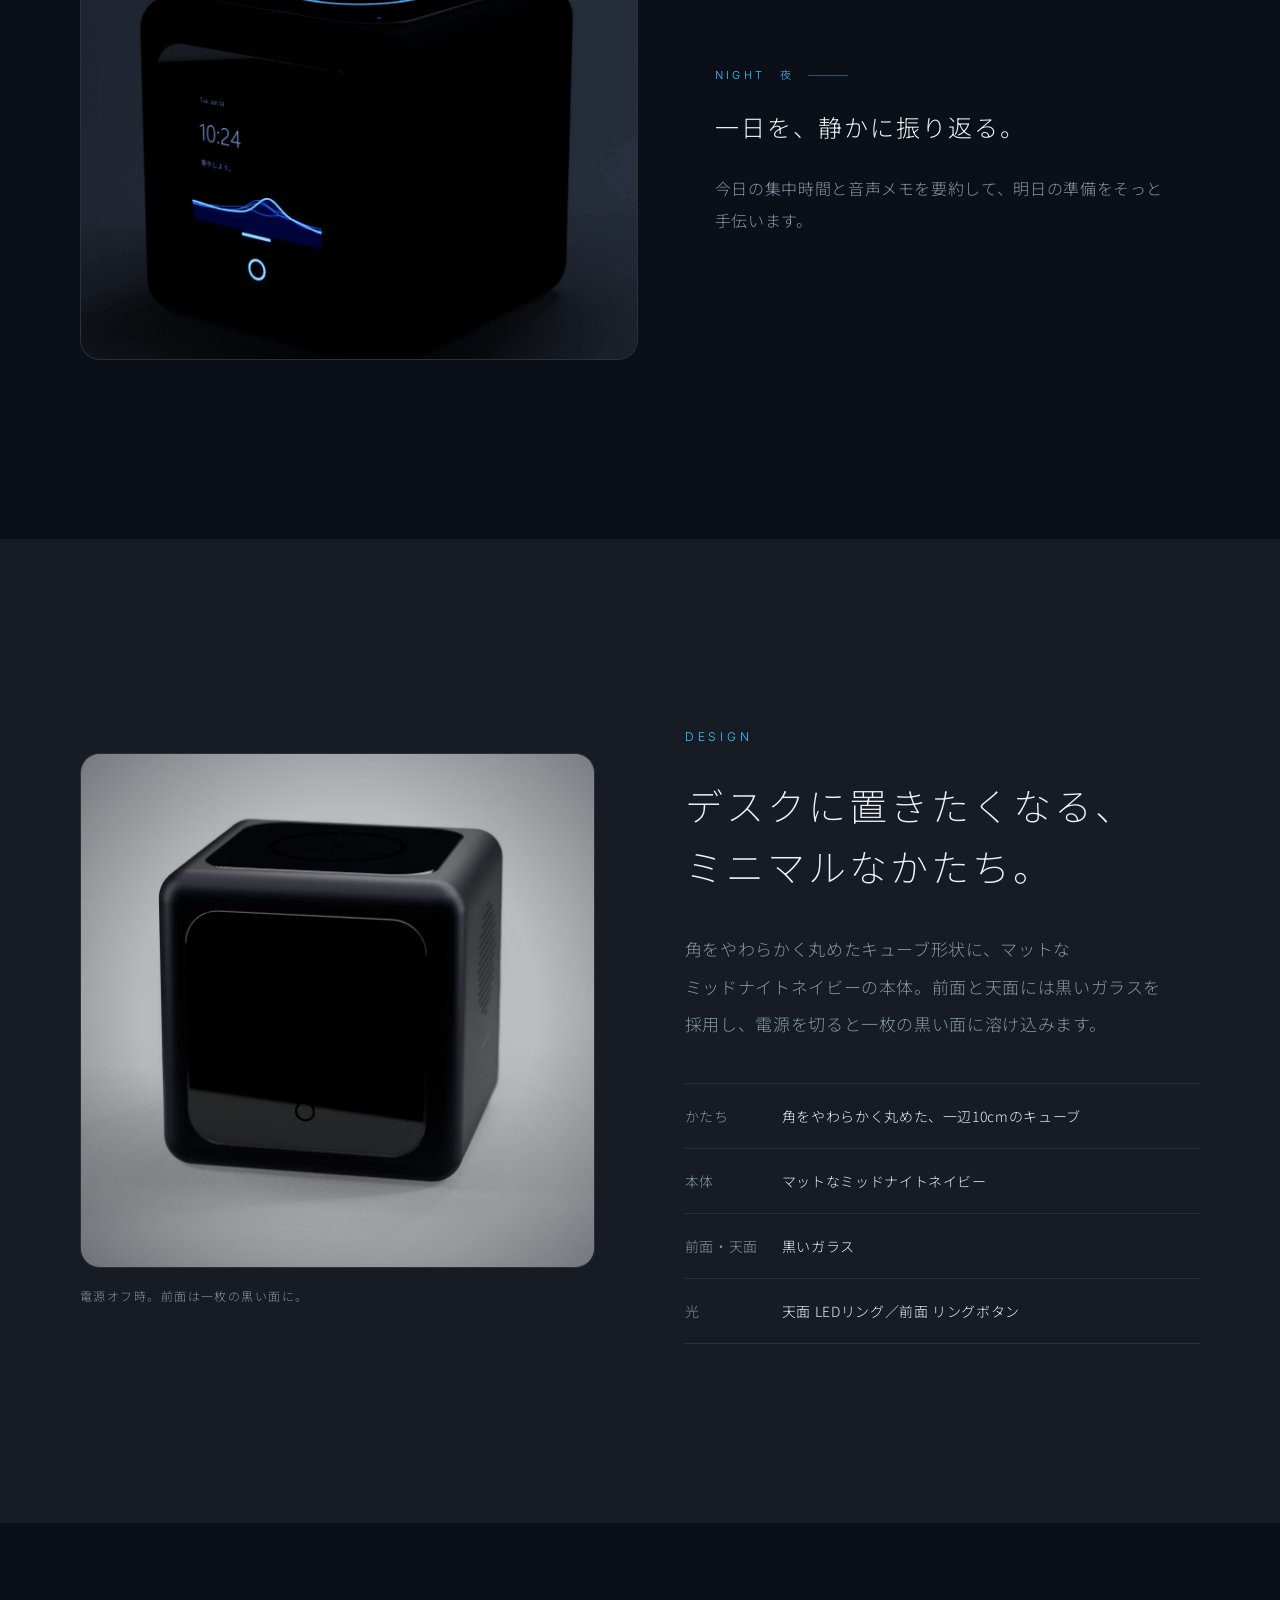
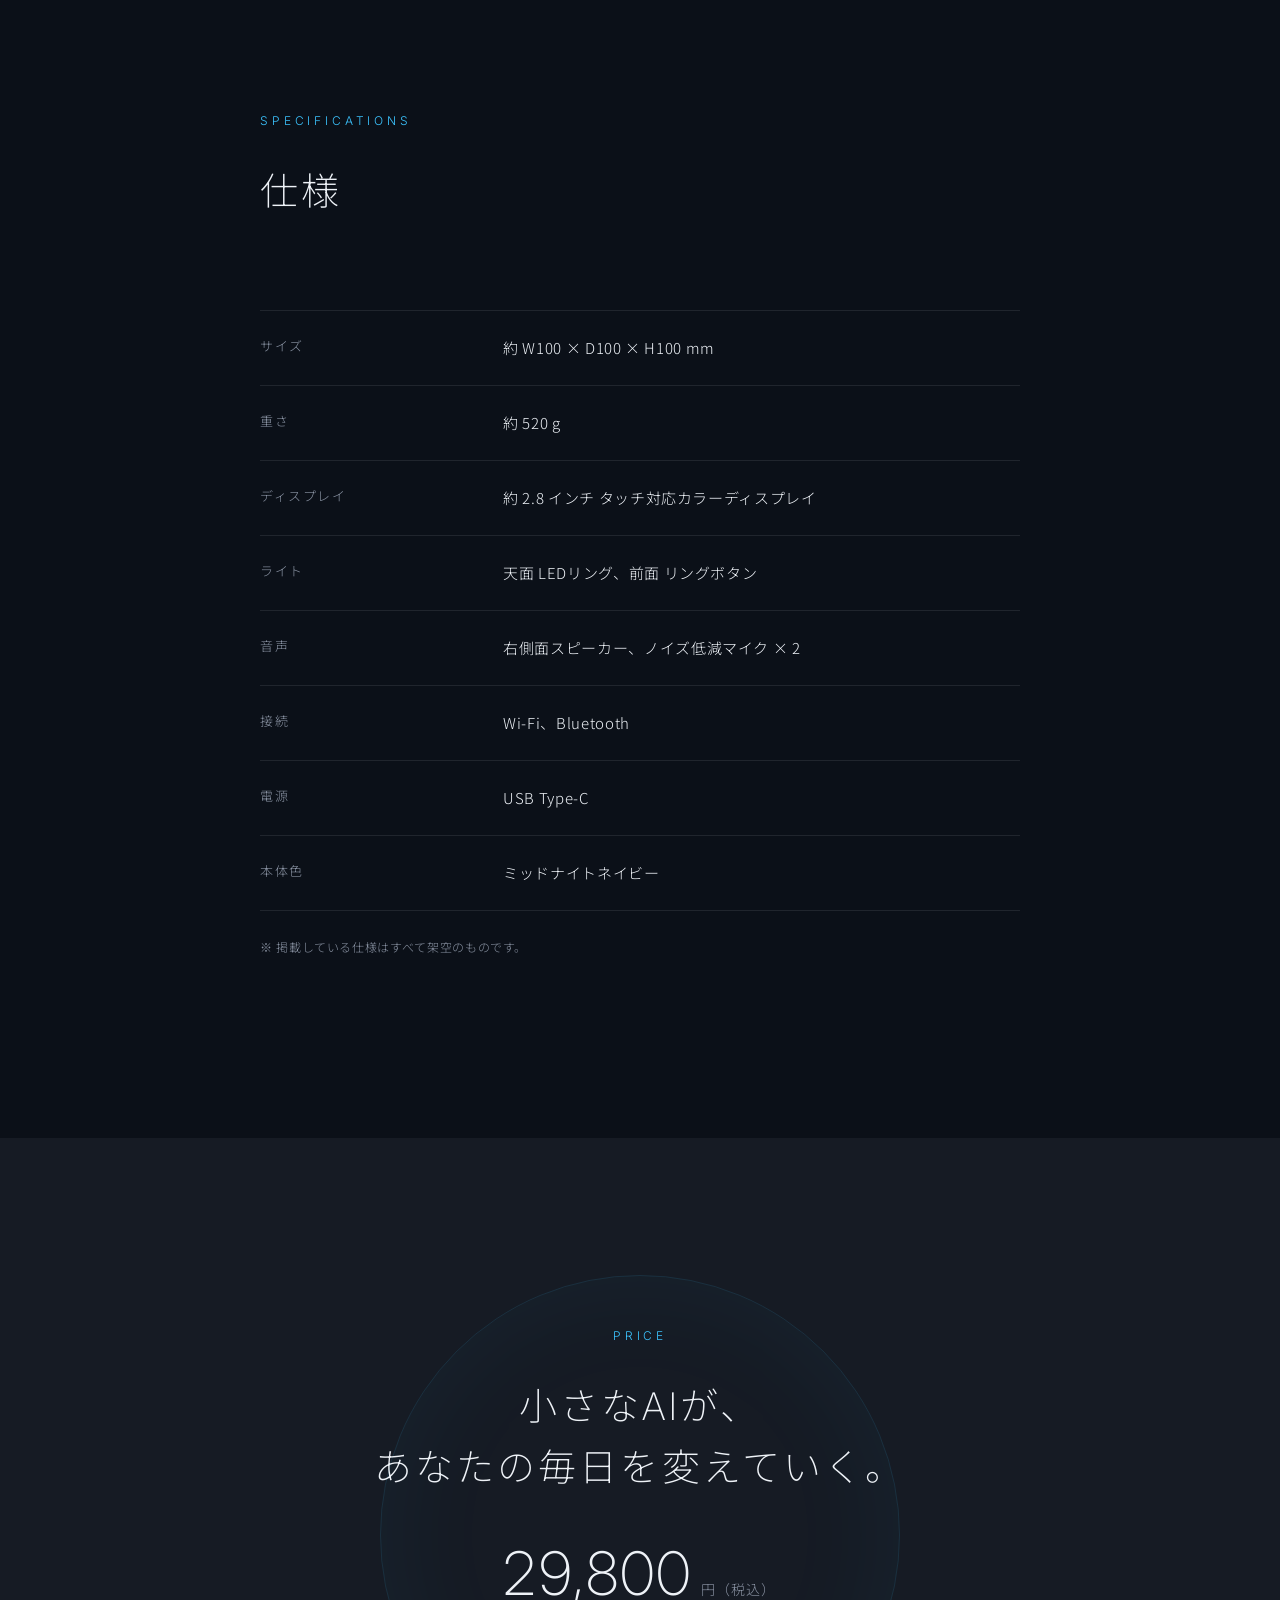
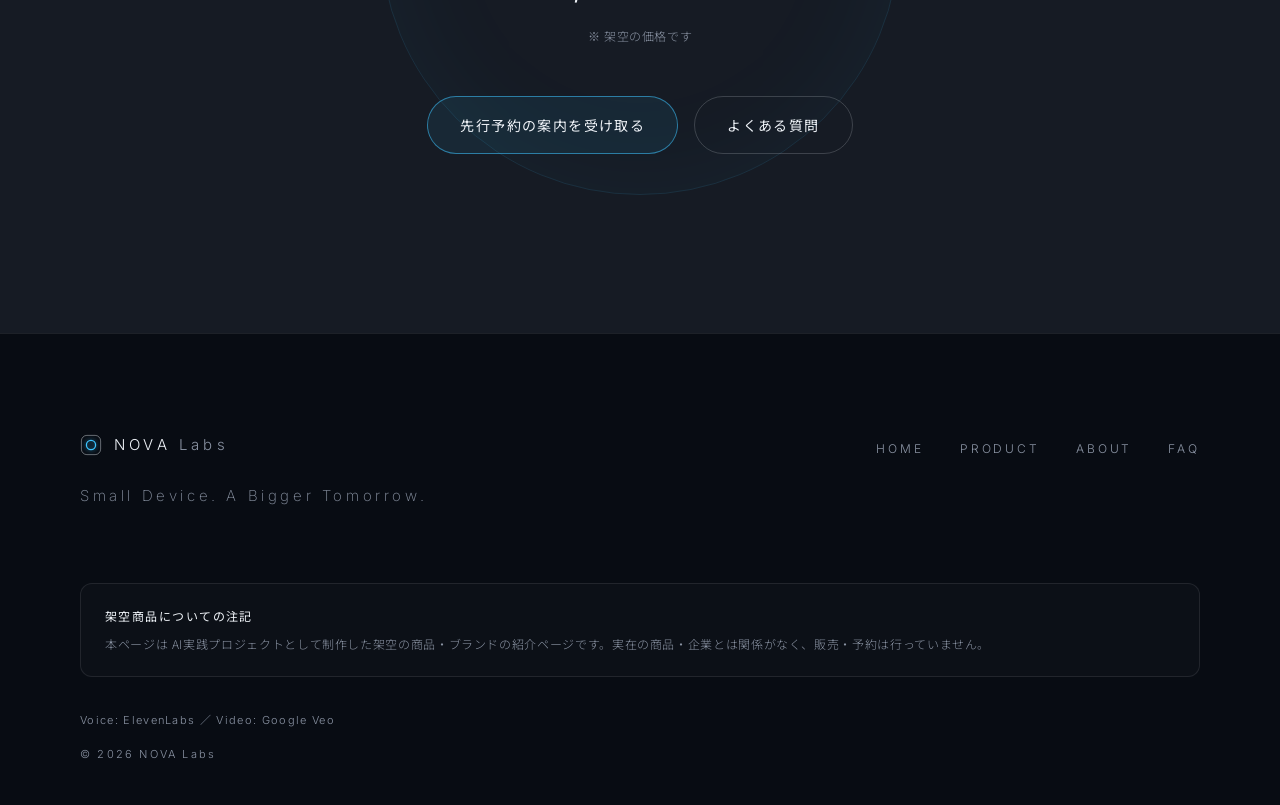
<file: product.html>
<!DOCTYPE html>
<html lang="ja">
<head>
  <meta charset="UTF-8">
  <meta name="viewport" content="width=device-width, initial-scale=1, viewport-fit=cover">
  <title>NOVA CUBE — 製品情報 | NOVA Labs</title>
  <meta name="description" content="AI デスクコンパニオン NOVA CUBE の製品情報。コンセプト、4つの機能、使い方シーン、デザイン、仕様、価格。※架空の商品です。">
  <meta name="robots" content="noindex">
  <meta name="theme-color" content="#0B1018">
  <meta property="og:type" content="website">
  <meta property="og:title" content="NOVA CUBE — 製品情報 | NOVA Labs">
  <meta property="og:description" content="集中したいとき、AIは静かでいい。AI デスクコンパニオン「NOVA CUBE」（架空の商品）">
  <link rel="icon" href="data:image/svg+xml,%3Csvg xmlns='http://www.w3.org/2000/svg' viewBox='0 0 32 32'%3E%3Crect width='32' height='32' rx='8' fill='%230B1018'/%3E%3Ccircle cx='16' cy='16' r='7' fill='none' stroke='%233CC4FF' stroke-width='2'/%3E%3C/svg%3E">
  <link rel="preconnect" href="https://fonts.googleapis.com">
  <link rel="preconnect" href="https://fonts.gstatic.com" crossorigin>
  <link href="https://fonts.googleapis.com/css2?family=Inter:wght@200;300;400&family=Noto+Sans+JP:wght@200;300;400&display=swap" rel="stylesheet">
  <link rel="stylesheet" href="css/style.css">
  <script>document.documentElement.classList.add("js");</script>
  <script src="js/main.js" defer></script>
</head>
<body>
  <a class="skip-link" href="#main">本文へスキップ</a>

  <!-- ========== ヘッダー ========== -->
  <header class="site-header">
    <div class="wrap header-inner">
      <a class="logo" href="index.html" aria-label="NOVA Labs トップページ">
        <svg class="logo-mark" viewBox="0 0 24 24" fill="none" aria-hidden="true"><rect x="1.5" y="1.5" width="21" height="21" rx="6" stroke="currentColor" stroke-opacity=".45"/><circle cx="12" cy="12" r="5" stroke="#3CC4FF" stroke-width="1.4"/></svg>
        <span>NOVA <b>Labs</b></span>
      </a>
      <button class="nav-toggle" type="button" aria-expanded="false" aria-controls="global-nav" aria-label="メニューを開く"><span></span><span></span></button>
      <nav class="global-nav" id="global-nav" aria-label="メインメニュー">
        <ul>
          <li><a href="index.html">Home</a></li>
          <li><a href="product.html" aria-current="page">Product</a></li>
          <li><a href="about.html">About</a></li>
          <li><a href="faq.html">FAQ</a></li>
        </ul>
      </nav>
    </div>
  </header>

  <main id="main">

    <!-- ========== 製品ヒーロー ========== -->
    <section class="product-hero">
      <div class="wrap">
        <div class="product-hero__head">
          <p class="eyebrow fade">AI Desk Companion</p>
          <h1 class="product-name fade" style="--delay:.1s">NOVA CUBE</h1>
          <p class="lead fade" style="--delay:.2s">集中したいとき、AIは静かでいい。<br>あなたの集中に寄り添う、<span class="nobr">小さなAIデスクコンパニオン。</span></p>
        </div>
        <figure class="fade" style="--delay:.3s">
          <div class="frame">
            <img src="images/nova-cube-hero.png" width="1920" height="1080" alt="天面のリングと前面のディスプレイが青く点灯している NOVA CUBE">
          </div>
        </figure>
      </div>
    </section>

    <!-- ページ内ナビ -->
    <nav class="page-nav" aria-label="製品ページの目次">
      <div class="wrap">
        <ul>
          <li><a href="#concept">Concept</a></li>
          <li><a href="#features">Features</a></li>
          <li><a href="#scenes">Scenes</a></li>
          <li><a href="#design">Design</a></li>
          <li><a href="#specs">Specs</a></li>
          <li><a href="#price">Price</a></li>
        </ul>
      </div>
    </nav>

    <!-- ========== コンセプト ========== -->
    <section class="section" id="concept">
      <div class="wrap">
        <div class="split">
          <div>
            <p class="eyebrow fade">Concept</p>
            <h2 class="heading-l fade" style="--delay:.1s">机の上に、<br>静かな知性を。</h2>
          </div>
          <div>
            <p class="lead fade" style="--delay:.2s; margin-top:0">一辺10センチの小さなキューブ。天面のリングはやわらかな光で状態を伝え、前面のディスプレイには「今やること」だけを映します。音で割り込むのではなく、そっと隣にいる。それが NOVA&nbsp;CUBE の考える、AIとの新しい距離感です。</p>
            <p class="lead fade" style="--delay:.3s">話しかけすぎない。光で伝える。必要なときだけ支える。通知に追われる毎日から、ひとつのことに向き合える時間を取り戻すために。</p>
          </div>
        </div>

        <dl class="key-figures">
          <div class="key-figure fade">
            <dt class="key-figure__label">一辺の長さ</dt>
            <dd class="key-figure__value">10<small>cm</small></dd>
          </div>
          <div class="key-figure fade" style="--delay:.1s">
            <dt class="key-figure__label">本体の重さ</dt>
            <dd class="key-figure__value">520<small>g</small></dd>
          </div>
          <div class="key-figure fade" style="--delay:.2s">
            <dt class="key-figure__label">タッチ対応ディスプレイ</dt>
            <dd class="key-figure__value">2.8<small>inch</small></dd>
          </div>
        </dl>
      </div>
    </section>

    <!-- ========== 4つの機能 ========== -->
    <section class="section section--sub" id="features">
      <div class="wrap">
        <div class="section-head">
          <p class="eyebrow fade">Features</p>
          <h2 class="heading-l fade" style="--delay:.1s">4つの機能で、集中をそっと支える。</h2>
          <p class="lead fade" style="--delay:.2s">どの機能も、あなたの注意を引くためではなく、あなたが目の前のことに向き合うためにあります。</p>
        </div>

        <ul class="feature-grid">
          <li class="feature fade">
            <svg class="feature__icon" viewBox="0 0 40 40" fill="none" stroke="currentColor" stroke-width="1.2" aria-hidden="true"><circle cx="20" cy="20" r="15" stroke-opacity=".28"/><path d="M20 5a15 15 0 0 1 13 22.5" stroke-linecap="round"/><circle cx="20" cy="20" r="1.6" fill="currentColor" stroke="none"/></svg>
            <p class="feature__label">FOCUS</p>
            <h3 class="feature__title">集中タイマー</h3>
            <p class="feature__text">リングボタンを押すだけで集中モードへ。残り時間は天面リングの光でさりげなく伝えます。</p>
          </li>
          <li class="feature fade" style="--delay:.1s">
            <svg class="feature__icon" viewBox="0 0 40 40" fill="none" stroke="currentColor" stroke-width="1.2" aria-hidden="true"><rect x="7" y="8" width="26" height="24" rx="4" stroke-opacity=".28"/><path d="M13 16h14" stroke-linecap="round"/><path d="M13 21.5h10M13 26.5h6" stroke-linecap="round" stroke-opacity=".35"/></svg>
            <p class="feature__label">ORGANIZE</p>
            <h3 class="feature__title">予定・タスク</h3>
            <p class="feature__text">今日の予定とタスクをAIが整理し、ディスプレイには「次にやること」をひとつだけ表示します。</p>
          </li>
          <li class="feature fade" style="--delay:.2s">
            <svg class="feature__icon" viewBox="0 0 40 40" fill="none" stroke="currentColor" stroke-width="1.2" aria-hidden="true"><rect x="16" y="6" width="8" height="16" rx="4"/><path d="M11 18a9 9 0 0 0 18 0" stroke-opacity=".45" stroke-linecap="round"/><path d="M20 27v6M15 33h10" stroke-linecap="round" stroke-opacity=".45"/></svg>
            <p class="feature__label">SUPPORT</p>
            <h3 class="feature__title">音声メモ</h3>
            <p class="feature__text">浮かんだアイデアは話しかけるだけで記録。あとから要約して整理します。</p>
          </li>
          <li class="feature fade" style="--delay:.3s">
            <svg class="feature__icon" viewBox="0 0 40 40" fill="none" stroke="currentColor" stroke-width="1.2" aria-hidden="true"><circle cx="20" cy="20" r="6"/><path d="M20 6v4M20 30v4M6 20h4M30 20h4M10.1 10.1l2.8 2.8M27.1 27.1l2.8 2.8M10.1 29.9l2.8-2.8M27.1 12.9l2.8-2.8" stroke-opacity=".4" stroke-linecap="round"/></svg>
            <p class="feature__label">BRIGHTER</p>
            <h3 class="feature__title">環境ライト</h3>
            <p class="feature__text">時間帯と作業に合わせて光を調整し、心地よい集中空間をつくります。</p>
          </li>
        </ul>
      </div>
    </section>

    <!-- ========== 使い方シーン ========== -->
    <section class="section" id="scenes">
      <div class="wrap">
        <div class="section-head">
          <p class="eyebrow fade">Scenes</p>
          <h2 class="heading-l fade" style="--delay:.1s">朝から夜まで、<br>一日の流れに寄り添う。</h2>
        </div>

        <div class="scenes">
          <article class="scene">
            <figure class="scene__img fade">
              <div class="frame">
                <img src="images/nova-cube-scene-morning.png" width="800" height="600" alt="朝、天面のリングがやわらかく点灯している NOVA CUBE" loading="lazy">
              </div>
            </figure>
            <div class="scene__body">
              <p class="scene__time fade">MORNING　朝</p>
              <h3 class="heading-m fade" style="--delay:.1s">今日を、ひとつに絞る。</h3>
              <p class="scene__text fade" style="--delay:.2s">朝いちばんに今日の予定を整理。最初に取りかかる一つだけを画面に表示します。</p>
            </div>
          </article>

          <article class="scene">
            <figure class="scene__img fade">
              <div class="frame">
                <img src="images/nova-cube-scene-day.png" width="680" height="510" alt="日中、前面のディスプレイに時刻と「集中しよう。」が表示されている様子" loading="lazy">
              </div>
            </figure>
            <div class="scene__body">
              <p class="scene__time fade">DAYTIME　日中</p>
              <h3 class="heading-m fade" style="--delay:.1s">通知ではなく、光で知らせる。</h3>
              <p class="scene__text fade" style="--delay:.2s">集中タイム中は音を出さず、天面リングの色と明るさだけで時間の経過を伝えます。</p>
            </div>
          </article>

          <article class="scene">
            <figure class="scene__img fade">
              <div class="frame frame--flat">
                <img src="images/nova-cube-scene-night.png" width="1160" height="870" alt="夜、暗い部屋でリングと画面だけが静かに灯る NOVA CUBE" loading="lazy">
              </div>
            </figure>
            <div class="scene__body">
              <p class="scene__time fade">NIGHT　夜</p>
              <h3 class="heading-m fade" style="--delay:.1s">一日を、静かに振り返る。</h3>
              <p class="scene__text fade" style="--delay:.2s">今日の集中時間と音声メモを要約して、明日の準備をそっと手伝います。</p>
            </div>
          </article>
        </div>
      </div>
    </section>

    <!-- ========== デザイン ========== -->
    <section class="section section--sub" id="design">
      <div class="wrap">
        <div class="split">
          <figure class="design-img fade">
            <div class="frame">
              <img src="images/nova-cube-design-off.png" width="1040" height="1040" alt="電源を切り、前面が一枚の黒いガラス面になった NOVA CUBE" loading="lazy">
            </div>
            <figcaption class="caption">電源オフ時。前面は一枚の黒い面に。</figcaption>
          </figure>
          <div>
            <p class="eyebrow fade">Design</p>
            <h2 class="heading-l fade" style="--delay:.1s">デスクに置きたくなる、<br>ミニマルなかたち。</h2>
            <p class="lead fade" style="--delay:.2s">角をやわらかく丸めたキューブ形状に、マットなミッドナイトネイビーの本体。前面と天面には黒いガラスを採用し、電源を切ると一枚の黒い面に溶け込みます。</p>
            <ul class="design-points fade" style="--delay:.3s">
              <li><span>かたち</span><span>角をやわらかく丸めた、一辺10cmのキューブ</span></li>
              <li><span>本体</span><span>マットなミッドナイトネイビー</span></li>
              <li><span>前面・天面</span><span>黒いガラス</span></li>
              <li><span>光</span><span>天面 LEDリング／前面 リングボタン</span></li>
            </ul>
          </div>
        </div>
      </div>
    </section>

    <!-- ========== 仕様 ========== -->
    <section class="section" id="specs">
      <div class="wrap wrap--narrow">
        <div class="section-head">
          <p class="eyebrow fade">Specifications</p>
          <h2 class="heading-l fade" style="--delay:.1s">仕様</h2>
        </div>
        <div class="fade" style="--delay:.2s">
          <table class="spec-table">
            <tbody>
              <tr><th scope="row">サイズ</th><td>約 W100 × D100 × H100 mm</td></tr>
              <tr><th scope="row">重さ</th><td>約 520 g</td></tr>
              <tr><th scope="row">ディスプレイ</th><td>約 2.8 インチ タッチ対応カラーディスプレイ</td></tr>
              <tr><th scope="row">ライト</th><td>天面 LEDリング、前面 リングボタン</td></tr>
              <tr><th scope="row">音声</th><td>右側面スピーカー、ノイズ低減マイク × 2</td></tr>
              <tr><th scope="row">接続</th><td>Wi-Fi、Bluetooth</td></tr>
              <tr><th scope="row">電源</th><td>USB Type-C</td></tr>
              <tr><th scope="row">本体色</th><td>ミッドナイトネイビー</td></tr>
            </tbody>
          </table>
          <p class="spec-note">※ 掲載している仕様はすべて架空のものです。</p>
        </div>
      </div>
    </section>

    <!-- ========== 価格・予約 ========== -->
    <section class="section section--sub closing" id="price">
      <div class="wrap wrap--narrow">
        <p class="eyebrow fade">Price</p>
        <h2 class="heading-l fade" style="--delay:.1s">小さなAIが、<br>あなたの毎日を変えていく。</h2>
        <p class="price fade" style="--delay:.2s">29,800<small>円（税込）</small></p>
        <p class="price-note fade" style="--delay:.2s">※ 架空の価格です</p>
        <div class="fade" style="--delay:.3s">
          <div class="btn-row">
            <button class="btn btn--primary" type="button" data-reserve="reserve-note-price">先行予約の案内を受け取る</button>
            <a class="btn" href="faq.html">よくある質問</a>
          </div>
          <p class="reserve-note" id="reserve-note-price" role="status" hidden>ありがとうございます。NOVA&nbsp;CUBE は架空の商品のため、実際の予約・案内の受付は行っていません。</p>
        </div>
      </div>
    </section>

  </main>

  <!-- ========== フッター ========== -->
  <footer class="site-footer">
    <div class="wrap">
      <div class="footer-top">
        <div class="footer-brand">
          <a class="logo" href="index.html">
            <svg class="logo-mark" viewBox="0 0 24 24" fill="none" aria-hidden="true"><rect x="1.5" y="1.5" width="21" height="21" rx="6" stroke="currentColor" stroke-opacity=".45"/><circle cx="12" cy="12" r="5" stroke="#3CC4FF" stroke-width="1.4"/></svg>
            <span>NOVA <b>Labs</b></span>
          </a>
          <p class="tagline-en">Small Device. A Bigger Tomorrow.</p>
        </div>
        <nav class="footer-nav" aria-label="フッターメニュー">
          <ul>
            <li><a href="index.html">Home</a></li>
            <li><a href="product.html">Product</a></li>
            <li><a href="about.html">About</a></li>
            <li><a href="faq.html">FAQ</a></li>
          </ul>
        </nav>
      </div>
      <p class="fiction-note"><strong>架空商品についての注記</strong>本ページは AI実践プロジェクトとして制作した架空の商品・ブランドの紹介ページです。実在の商品・企業とは関係がなく、販売・予約は行っていません。</p>
      <p class="credit">Voice: ElevenLabs ／ Video: Google Veo</p>
      <p class="copyright">© 2026 NOVA Labs</p>
    </div>
  </footer>
</body>
</html>
</file>
<file: css/style.css>
/* ==========================================================
   NOVA Labs — 共通スタイル
   ブランドカラー / 書体は原稿「ブランド基本情報」に準拠
   ========================================================== */

:root {
  --bg: #0B1018;          /* ミッドナイトネイビー */
  --bg-sub: #161B24;      /* ダークチャコール */
  --text: #EEF2F7;        /* オフホワイト */
  --text-sub: #8A93A3;    /* グレー */
  --accent: #3CC4FF;      /* NOVAブルー */
  --accent-soft: rgba(60, 196, 255, 0.14);
  --line: rgba(238, 242, 247, 0.09);
  --line-strong: rgba(238, 242, 247, 0.18);

  --font-head: "Inter", "Noto Sans JP", system-ui, sans-serif;
  --font-body: "Noto Sans JP", "Inter", "Hiragino Sans", "Yu Gothic", system-ui, sans-serif;

  --wrap: 1120px;
  --gutter: clamp(20px, 5vw, 40px);
  --section-y: clamp(96px, 14vw, 180px);
  --radius: 20px;
  --ease: cubic-bezier(0.22, 0.61, 0.36, 1);
  --header-h: 72px;

  color-scheme: dark;
}

*,
*::before,
*::after { box-sizing: border-box; }

html {
  scroll-behavior: smooth;
  scroll-padding-top: var(--header-h);
  -webkit-text-size-adjust: 100%;
}
html:has(.page-nav) { scroll-padding-top: calc(var(--header-h) + 52px); }

body {
  margin: 0;
  background: var(--bg);
  color: var(--text);
  font-family: var(--font-body);
  font-weight: 300;
  font-size: 16px;
  line-height: 2;
  letter-spacing: 0.04em;
  -webkit-font-smoothing: antialiased;
  overflow-x: hidden;
  overflow-x: clip;
}

/* 日本語の改行を文節単位に（対応ブラウザのみ） */
h1, h2, h3, summary, .faq-answer p, .lead, .feature__text, .scene__text, .principle__text, .value__text, .link-card__text {
  word-break: auto-phrase;
}

img { max-width: 100%; height: auto; display: block; }

a { color: inherit; text-decoration: none; }

h1, h2, h3, p, dl, dd, ul, ol, figure { margin: 0; }
ul, ol { padding: 0; list-style: none; }

::selection { background: var(--accent-soft); color: var(--text); }

:focus-visible {
  outline: 1px solid var(--accent);
  outline-offset: 4px;
  border-radius: 4px;
}

.skip-link {
  position: absolute;
  left: 16px;
  top: -60px;
  z-index: 200;
  padding: 8px 16px;
  background: var(--bg-sub);
  border: 1px solid var(--line-strong);
  border-radius: 999px;
  font-size: 13px;
}
.skip-link:focus { top: 12px; }

.wrap {
  width: 100%;
  max-width: calc(var(--wrap) + var(--gutter) * 2);
  margin-inline: auto;
  padding-inline: var(--gutter);
}

.wrap--narrow { max-width: calc(760px + var(--gutter) * 2); }

/* ---------- 文字スタイル ---------- */

.eyebrow {
  display: inline-block;
  font-family: var(--font-head);
  font-weight: 300;
  font-size: 12px;
  letter-spacing: 0.32em;
  text-transform: uppercase;
  color: var(--accent);
  margin-bottom: 28px;
}

.heading-xl,
.heading-l,
.heading-m {
  font-family: var(--font-head);
  font-weight: 200;
  letter-spacing: 0.08em;
  line-height: 1.6;
}

.heading-xl { font-size: clamp(30px, 5.2vw, 56px); line-height: 1.5; }
.heading-l  { font-size: clamp(24px, 3.6vw, 38px); }
.heading-m  { font-size: clamp(19px, 2.2vw, 24px); font-weight: 300; }

.lead {
  font-size: clamp(15px, 1.6vw, 17px);
  color: var(--text-sub);
  line-height: 2.2;
}

.text-sub { color: var(--text-sub); }

.nobr { display: inline-block; }

/* ---------- ボタン ---------- */

.btn-row {
  display: flex;
  flex-wrap: wrap;
  gap: 16px;
  margin-top: 48px;
}

.btn {
  display: inline-flex;
  align-items: center;
  justify-content: center;
  gap: 10px;
  min-height: 52px;
  padding: 14px 32px;
  border-radius: 999px;
  border: 1px solid var(--line-strong);
  background: transparent;
  color: var(--text);
  font: inherit;
  font-size: 14px;
  font-weight: 400;
  letter-spacing: 0.1em;
  cursor: pointer;
  transition: border-color 0.4s var(--ease), background-color 0.4s var(--ease), box-shadow 0.4s var(--ease), color 0.4s var(--ease);
}

.btn:hover { border-color: var(--text-sub); }

.btn--primary {
  border-color: rgba(60, 196, 255, 0.55);
  background: rgba(60, 196, 255, 0.08);
}
.btn--primary:hover {
  border-color: var(--accent);
  background: rgba(60, 196, 255, 0.14);
  box-shadow: 0 0 32px rgba(60, 196, 255, 0.18);
}

.btn .arrow {
  width: 14px;
  height: 14px;
  transition: transform 0.4s var(--ease);
}
.btn:hover .arrow { transform: translateX(3px); }

.text-link {
  display: inline-flex;
  align-items: center;
  gap: 10px;
  font-size: 14px;
  letter-spacing: 0.1em;
  color: var(--text);
  padding-bottom: 4px;
  border-bottom: 1px solid var(--line-strong);
  transition: border-color 0.4s var(--ease), color 0.4s var(--ease);
}
.text-link:hover { border-color: var(--accent); color: var(--accent); }

/* 先行予約ボタンを押したときの案内 */
.reserve-note {
  margin-top: 20px;
  font-size: 13px;
  line-height: 1.9;
  color: var(--text-sub);
}
.reserve-note::before {
  content: "";
  display: inline-block;
  width: 6px;
  height: 6px;
  margin-right: 10px;
  border-radius: 50%;
  background: var(--accent);
  box-shadow: 0 0 10px var(--accent);
  vertical-align: middle;
}

/* ==========================================================
   ヘッダー
   ========================================================== */

.site-header {
  position: fixed;
  inset: 0 0 auto 0;
  z-index: 100;
  padding-top: env(safe-area-inset-top, 0px);
  transition: background-color 0.5s var(--ease), border-color 0.5s var(--ease), backdrop-filter 0.5s var(--ease);
  border-bottom: 1px solid transparent;
}

.site-header.is-scrolled,
.site-header.is-open {
  background: rgba(11, 16, 24, 0.78);
  -webkit-backdrop-filter: blur(16px);
  backdrop-filter: blur(16px);
  border-bottom-color: var(--line);
}

.header-inner {
  display: flex;
  align-items: center;
  justify-content: space-between;
  height: var(--header-h);
}

.logo {
  display: inline-flex;
  align-items: center;
  gap: 12px;
  font-family: var(--font-head);
  font-weight: 300;
  font-size: 15px;
  letter-spacing: 0.28em;
}

.logo-mark {
  width: 22px;
  height: 22px;
  flex-shrink: 0;
}
.logo-mark circle { filter: drop-shadow(0 0 3px rgba(60, 196, 255, 0.8)); }

.logo span b { font-weight: 300; color: var(--text-sub); }

.global-nav ul {
  display: flex;
  gap: clamp(24px, 3vw, 44px);
}

.global-nav a {
  position: relative;
  font-family: var(--font-head);
  font-size: 12px;
  letter-spacing: 0.24em;
  text-transform: uppercase;
  color: var(--text-sub);
  transition: color 0.4s var(--ease);
  padding-block: 8px;
}

.global-nav a:hover,
.global-nav a[aria-current="page"] { color: var(--text); }

.global-nav a[aria-current="page"]::after {
  content: "";
  position: absolute;
  left: 50%;
  bottom: -4px;
  width: 4px;
  height: 4px;
  margin-left: -2px;
  border-radius: 50%;
  background: var(--accent);
  box-shadow: 0 0 8px var(--accent);
}

.nav-toggle {
  display: none;
  position: relative;
  width: 44px;
  height: 44px;
  margin-right: -10px;
  background: none;
  border: 0;
  color: var(--text);
  cursor: pointer;
}

.nav-toggle span {
  position: absolute;
  left: 12px;
  right: 12px;
  height: 1px;
  background: currentColor;
  transition: transform 0.4s var(--ease), top 0.4s var(--ease);
}
.nav-toggle span:nth-child(1) { top: 18px; }
.nav-toggle span:nth-child(2) { top: 26px; }

.site-header.is-open .nav-toggle span:nth-child(1) { top: 22px; transform: rotate(45deg); }
.site-header.is-open .nav-toggle span:nth-child(2) { top: 22px; transform: rotate(-45deg); }

@media (max-width: 760px) {
  :root { --header-h: 64px; }

  .nav-toggle { display: block; }

  .global-nav {
    position: absolute;
    top: 100%;
    left: 0;
    right: 0;
    background: var(--bg);
    border-bottom: 1px solid var(--line);
    visibility: hidden;
    opacity: 0;
    transform: translateY(-8px);
    transition: opacity 0.4s var(--ease), transform 0.4s var(--ease), visibility 0.4s;
  }

  .site-header.is-open { background: var(--bg); }

  .site-header.is-open .global-nav {
    visibility: visible;
    opacity: 1;
    transform: none;
  }

  .global-nav ul {
    flex-direction: column;
    gap: 0;
    padding: 12px var(--gutter) 28px;
  }

  .global-nav a {
    display: block;
    padding-block: 16px;
    font-size: 13px;
    border-bottom: 1px solid var(--line);
  }

  .global-nav a[aria-current="page"]::after {
    left: auto;
    right: 4px;
    top: 50%;
    bottom: auto;
    margin: -2px 0 0;
  }
}

/* ==========================================================
   共通セクション
   ========================================================== */

.section { padding-block: var(--section-y); }
.section--sub { background: var(--bg-sub); }

.section-head { margin-bottom: clamp(48px, 7vw, 88px); }
.section-head .lead { margin-top: 28px; max-width: 40em; }
.section-head--center { text-align: center; }
.section-head--center .lead { margin-inline: auto; }

/* 下層ページの見出し */
.page-hero {
  overflow: hidden;
  padding-top: calc(var(--header-h) + clamp(72px, 12vw, 150px));
  padding-bottom: clamp(56px, 8vw, 100px);
  position: relative;
}
.page-hero .lead { margin-top: 32px; max-width: 36em; }

.page-hero::before {
  content: "";
  position: absolute;
  top: 0;
  left: 50%;
  width: min(900px, 140vw);
  height: 520px;
  transform: translateX(-50%);
  background: radial-gradient(ellipse at 50% 0%, rgba(60, 196, 255, 0.08), transparent 65%);
  pointer-events: none;
}

/* 画像フレーム（明るい背景の製品写真を、暗い画面になじませる） */
.frame {
  position: relative;
  overflow: hidden;
  border-radius: var(--radius);
  background: var(--bg-sub);
  border: 1px solid var(--line);
}
.frame img {
  width: 100%;
  height: 100%;
  object-fit: cover;
}
.frame::after {
  content: "";
  position: absolute;
  inset: 0;
  pointer-events: none;
  background: radial-gradient(ellipse at center, transparent 55%, rgba(11, 16, 24, 0.38) 100%);
}
.frame--flat::after { display: none; }

.caption {
  margin-top: 16px;
  font-size: 12px;
  letter-spacing: 0.12em;
  color: var(--text-sub);
}

/* 2カラム（画像＋テキスト） */
.split {
  display: grid;
  grid-template-columns: 1fr 1fr;
  gap: clamp(40px, 7vw, 104px);
  align-items: center;
}
.split--reverse > :first-child { order: 2; }
.split .lead { margin-top: 32px; }

@media (max-width: 860px) {
  .split { grid-template-columns: 1fr; }
  .split--reverse > :first-child { order: 0; }
}

/* ==========================================================
   トップページ
   ========================================================== */

.hero {
  position: relative;
  overflow: hidden;
  padding-top: calc(var(--header-h) + clamp(64px, 11vw, 132px));
  padding-bottom: clamp(64px, 10vw, 120px);
  text-align: center;
}

.hero::before {
  content: "";
  position: absolute;
  top: 0;
  left: 50%;
  width: min(1100px, 160vw);
  height: 760px;
  transform: translateX(-50%);
  background: radial-gradient(ellipse at 50% 10%, rgba(60, 196, 255, 0.1), transparent 62%);
  pointer-events: none;
}

.hero .lead {
  margin: 36px auto 0;
  max-width: 30em;
}

.hero .btn-row { justify-content: center; }

.hero-visual {
  position: relative;
  margin-top: clamp(64px, 9vw, 112px);
}

.hero-visual .frame { aspect-ratio: 16 / 9; }

.hero-visual::before {
  content: "";
  position: absolute;
  left: 15%;
  right: 15%;
  bottom: -40px;
  height: 80px;
  background: radial-gradient(ellipse at center, rgba(60, 196, 255, 0.22), transparent 70%);
  filter: blur(20px);
  pointer-events: none;
}

/* PR動画 */
.hero-video { margin-top: clamp(64px, 9vw, 112px); }
.hero-video .frame { aspect-ratio: 16 / 9; }
.hero-video video {
  display: block;
  width: 100%;
  height: 100%;
  object-fit: cover;
  background: var(--bg-sub);
}

.tagline-en {
  font-family: var(--font-head);
  font-weight: 200;
  letter-spacing: 0.24em;
  font-size: clamp(13px, 1.4vw, 15px);
  color: var(--text-sub);
}

/* 課題提起 */
.statement { text-align: center; }
.statement .lead {
  margin: 40px auto 0;
  max-width: 34em;
}

/* 夜のビジュアル（PCでは画像を右側に、スマホでは上に配置） */
.night-band {
  position: relative;
  min-height: clamp(560px, 48vw, 860px); /* 画像（4:3）の比率に合わせる */
  display: flex;
  align-items: center;
  overflow: hidden;
  background: var(--bg);
}

.night-band__img {
  position: absolute;
  top: 0;
  bottom: 0;
  right: 0;
  left: 36%;
}
.night-band__img img {
  width: 100%;
  height: 100%;
  object-fit: cover;
  object-position: 50% 50%;
}
.night-band__img::after {
  content: "";
  position: absolute;
  inset: 0;
  background:
    linear-gradient(90deg, var(--bg) 0%, rgba(11, 16, 24, 0.55) 22%, transparent 48%),
    linear-gradient(0deg, var(--bg) 0%, transparent 20%),
    linear-gradient(180deg, var(--bg) 0%, transparent 20%);
}

.night-band .wrap { position: relative; }
.night-band__text { max-width: 26em; }
.night-band__text .lead { margin-top: 32px; color: #b3bbc8; }

@media (max-width: 760px) {
  .night-band { display: block; min-height: 0; padding-bottom: var(--section-y); }
  .night-band__img { position: relative; left: auto; height: auto; aspect-ratio: 4 / 3; margin-bottom: -8vw; }
  .night-band__img::after {
    background:
      linear-gradient(0deg, var(--bg) 0%, transparent 35%),
      linear-gradient(180deg, var(--bg) 0%, transparent 18%);
  }
}

/* 機能カード */
.feature-grid {
  display: grid;
  grid-template-columns: repeat(4, 1fr);
  gap: 1px;
  background: var(--line);
  border: 1px solid var(--line);
  border-radius: var(--radius);
  overflow: hidden;
}

.feature {
  background: var(--bg);
  padding: clamp(32px, 3.4vw, 44px) clamp(24px, 2.6vw, 34px);
  transition: background-color 0.5s var(--ease);
}
.section--sub .feature { background: var(--bg-sub); }
.feature:hover { background: #111722; }
.section--sub .feature:hover { background: #1a202b; }

.feature__icon {
  width: 40px;
  height: 40px;
  color: var(--accent);
  margin-bottom: 36px;
}

.feature__label {
  font-family: var(--font-head);
  font-size: 11px;
  letter-spacing: 0.3em;
  color: var(--accent);
}

.feature__title {
  margin-top: 8px;
  font-size: 18px;
  font-weight: 400;
  letter-spacing: 0.08em;
}

.feature__text {
  margin-top: 18px;
  font-size: 14px;
  line-height: 2;
  color: var(--text-sub);
}

@media (max-width: 960px) {
  .feature-grid { grid-template-columns: repeat(2, 1fr); }
}
@media (max-width: 540px) {
  .feature-grid { grid-template-columns: 1fr; }
}

/* 各ページへの導線 */
.link-cards {
  display: grid;
  grid-template-columns: repeat(3, 1fr);
  gap: 20px;
}

.link-card {
  position: relative;
  display: flex;
  flex-direction: column;
  min-height: 240px;
  padding: 36px 32px 32px;
  border: 1px solid var(--line);
  border-radius: var(--radius);
  background: linear-gradient(180deg, rgba(238, 242, 247, 0.02), transparent);
  transition: border-color 0.5s var(--ease), background-color 0.5s var(--ease), transform 0.5s var(--ease);
}
.link-card:hover {
  border-color: rgba(60, 196, 255, 0.4);
  background-color: rgba(60, 196, 255, 0.03);
}

.link-card__label {
  font-family: var(--font-head);
  font-size: 11px;
  letter-spacing: 0.3em;
  color: var(--accent);
}
.link-card__title {
  margin-top: 12px;
  font-size: 20px;
  font-weight: 300;
  letter-spacing: 0.08em;
}
.link-card__text {
  margin-top: 14px;
  font-size: 14px;
  line-height: 1.9;
  color: var(--text-sub);
}
.link-card__arrow {
  margin-top: auto;
  padding-top: 28px;
  width: 20px;
  height: auto;
  color: var(--text-sub);
  transition: color 0.4s var(--ease), transform 0.4s var(--ease);
}
.link-card:hover .link-card__arrow { color: var(--accent); transform: translateX(4px); }

@media (max-width: 860px) {
  .link-cards { grid-template-columns: 1fr; }
  .link-card { min-height: 0; }
}

/* 締めのCTA */
.closing {
  text-align: center;
  position: relative;
  overflow: hidden;
}
.closing::before {
  content: "";
  position: absolute;
  left: 50%;
  top: 50%;
  width: 520px;
  height: 520px;
  transform: translate(-50%, -50%);
  border-radius: 50%;
  border: 1px solid rgba(60, 196, 255, 0.12);
  box-shadow: 0 0 120px rgba(60, 196, 255, 0.05) inset;
  pointer-events: none;
}
.closing .wrap { position: relative; }
.closing .btn-row { justify-content: center; }
.closing .price { margin-top: 36px; }

@media (max-width: 540px) {
  .closing::before { width: 360px; height: 360px; }
}

/* ==========================================================
   製品ページ
   ========================================================== */

.product-hero {
  overflow: hidden;
  padding-top: calc(var(--header-h) + clamp(64px, 10vw, 120px));
  padding-bottom: clamp(56px, 8vw, 96px);
  position: relative;
}
.product-hero::before {
  content: "";
  position: absolute;
  top: 0;
  left: 50%;
  width: min(1000px, 150vw);
  height: 640px;
  transform: translateX(-50%);
  background: radial-gradient(ellipse at 50% 0%, rgba(60, 196, 255, 0.09), transparent 65%);
  pointer-events: none;
}
.product-hero__head { text-align: center; position: relative; }
.product-name {
  font-family: var(--font-head);
  font-weight: 200;
  font-size: clamp(40px, 8vw, 88px);
  letter-spacing: 0.24em;
  line-height: 1.2;
  margin-right: -0.24em; /* 字間ぶんのずれを補正して中央に */
}
.product-hero__head .lead { margin: 28px auto 0; max-width: 30em; }
.product-hero .frame {
  margin-top: clamp(56px, 8vw, 96px);
  aspect-ratio: 16 / 9;
}

/* ページ内ナビ（製品ページの目次） */
.page-nav {
  position: sticky;
  top: calc(var(--header-h) + env(safe-area-inset-top, 0px));
  z-index: 50;
  background: rgba(11, 16, 24, 0.82);
  -webkit-backdrop-filter: blur(14px);
  backdrop-filter: blur(14px);
  border-bottom: 1px solid var(--line);
}
.page-nav ul {
  display: flex;
  gap: clamp(20px, 3vw, 40px);
  overflow-x: auto;
  scrollbar-width: none;
  -webkit-overflow-scrolling: touch;
}
.page-nav ul::-webkit-scrollbar { display: none; }
.page-nav a {
  display: block;
  padding-block: 16px;
  font-family: var(--font-head);
  font-size: 11px;
  letter-spacing: 0.24em;
  text-transform: uppercase;
  white-space: nowrap;
  color: var(--text-sub);
  transition: color 0.4s var(--ease);
}
.page-nav a:hover,
.page-nav a.is-active { color: var(--text); }

/* 数字で見るキューブ */
.key-figures {
  display: grid;
  grid-template-columns: repeat(3, 1fr);
  margin-top: clamp(56px, 8vw, 96px);
  border-top: 1px solid var(--line);
}
.key-figure {
  display: flex;
  flex-direction: column-reverse; /* 数値を上、ラベルを下に表示 */
  justify-content: flex-end;
  padding: 32px 0 0;
}
.key-figure + .key-figure { padding-left: clamp(16px, 3vw, 40px); border-left: 1px solid var(--line); }
.key-figure__value {
  font-family: var(--font-head);
  font-weight: 200;
  font-size: clamp(30px, 4.6vw, 52px);
  letter-spacing: 0.04em;
  line-height: 1.2;
}
.key-figure__value small {
  font-size: 0.38em;
  margin-left: 6px;
  letter-spacing: 0.12em;
  color: var(--text-sub);
}
.key-figure__label {
  margin-top: 10px;
  font-size: 13px;
  color: var(--text-sub);
}
@media (max-width: 540px) {
  .key-figures { grid-template-columns: 1fr; }
  .key-figure + .key-figure { padding-left: 0; border-left: 0; border-top: 1px solid var(--line); margin-top: 32px; }
}

/* 使い方シーン */
.scenes { display: grid; gap: clamp(72px, 10vw, 128px); }

.scene {
  display: grid;
  grid-template-columns: 1.15fr 1fr;
  gap: clamp(36px, 6vw, 88px);
  align-items: center;
}
.scene:nth-child(even) .scene__img { order: 2; }

.scene__img .frame { aspect-ratio: 4 / 3; }

.scene__time {
  display: flex;
  align-items: center;
  gap: 14px;
  font-family: var(--font-head);
  font-size: 11px;
  letter-spacing: 0.3em;
  color: var(--accent);
  margin-bottom: 24px;
}
.scene__time::after {
  content: "";
  width: 40px;
  height: 1px;
  background: rgba(60, 196, 255, 0.4);
}
.scene__text { margin-top: 24px; color: var(--text-sub); }

@media (max-width: 860px) {
  .scene { grid-template-columns: 1fr; }
  .scene:nth-child(even) .scene__img { order: 0; }
}

/* デザイン */
.design-img .frame { aspect-ratio: 1 / 1; }
.design-points {
  margin-top: 40px;
  display: grid;
  gap: 0;
  border-top: 1px solid var(--line);
}
.design-points li {
  display: flex;
  gap: 20px;
  padding: 18px 0;
  border-bottom: 1px solid var(--line);
  font-size: 14px;
}
.design-points li span:first-child {
  flex: 0 0 5.5em;
  color: var(--text-sub);
}

/* 仕様表 */
.spec-table {
  width: 100%;
  border-collapse: collapse;
  font-size: 15px;
}
.spec-table th,
.spec-table td {
  text-align: left;
  padding: 22px 0;
  border-bottom: 1px solid var(--line);
  vertical-align: top;
  font-weight: 300;
}
.spec-table tr:first-child th,
.spec-table tr:first-child td { border-top: 1px solid var(--line); }
.spec-table th {
  width: 32%;
  color: var(--text-sub);
  font-size: 13px;
  letter-spacing: 0.12em;
  padding-right: 24px;
}
.spec-note {
  margin-top: 24px;
  font-size: 12px;
  color: var(--text-sub);
}
@media (max-width: 540px) {
  .spec-table th,
  .spec-table td { display: block; width: 100%; padding: 0; border: 0; }
  .spec-table th { padding-top: 20px; }
  .spec-table td { padding: 4px 0 20px; border-bottom: 1px solid var(--line); }
  .spec-table tr:first-child th { border-top: 1px solid var(--line); }
  .spec-table tr:first-child td { border-top: 0; }
}

/* 価格 */
.price {
  font-family: var(--font-head);
  font-weight: 200;
  font-size: clamp(36px, 6vw, 60px);
  letter-spacing: 0.04em;
  line-height: 1.3;
}
.price small {
  font-family: var(--font-body);
  font-size: 14px;
  font-weight: 300;
  margin-left: 8px;
  letter-spacing: 0.08em;
  color: var(--text-sub);
}
.price-note {
  margin-top: 12px;
  font-size: 12px;
  color: var(--text-sub);
}

/* ==========================================================
   FAQ
   ========================================================== */

.faq-group + .faq-group { margin-top: clamp(64px, 8vw, 96px); }

.faq-group__title {
  display: flex;
  align-items: baseline;
  gap: 18px;
  margin-bottom: 24px;
  font-size: 15px;
  font-weight: 400;
  letter-spacing: 0.12em;
}
.faq-group__title span {
  font-family: var(--font-head);
  font-size: 11px;
  font-weight: 300;
  letter-spacing: 0.3em;
  color: var(--accent);
}

.faq-list { border-top: 1px solid var(--line); }

.faq-item { border-bottom: 1px solid var(--line); }

.faq-item summary {
  position: relative;
  display: flex;
  gap: 18px;
  padding: 26px 48px 26px 0;
  cursor: pointer;
  list-style: none;
  font-size: 16px;
  font-weight: 400;
  line-height: 1.8;
  transition: color 0.4s var(--ease);
}
.faq-item summary::-webkit-details-marker { display: none; }
.faq-item summary:hover { color: #ffffff; }

.faq-item summary .q,
.faq-answer .a {
  flex-shrink: 0;
  font-family: var(--font-head);
  font-weight: 200;
  font-size: 18px;
  line-height: 1.6;
  width: 1.2em;
}
.faq-item summary .q { color: var(--accent); }
.faq-answer .a { color: var(--text-sub); }

.faq-item summary::before,
.faq-item summary::after {
  content: "";
  position: absolute;
  right: 8px;
  top: 50%;
  width: 14px;
  height: 1px;
  background: var(--text-sub);
  transition: transform 0.4s var(--ease), opacity 0.4s var(--ease);
}
.faq-item summary::after { transform: rotate(90deg); }
.faq-item[open] summary::after { transform: rotate(0deg); opacity: 0; }

.faq-answer {
  display: flex;
  gap: 18px;
  padding: 0 48px 30px 0;
  color: var(--text-sub);
  font-size: 15px;
}
.faq-item[open] .faq-answer { animation: faq-open 0.6s var(--ease); }

@keyframes faq-open {
  from { opacity: 0; transform: translateY(-4px); }
  to   { opacity: 1; transform: none; }
}

/* ==========================================================
   会社紹介
   ========================================================== */

.mission {
  text-align: center;
}
.mission .heading-xl { margin-top: 8px; }
.mission .lead { margin: 44px auto 0; max-width: 34em; }

.principles {
  display: grid;
  grid-template-columns: repeat(3, 1fr);
  gap: clamp(20px, 3vw, 32px);
}
.principle {
  padding: clamp(32px, 3.5vw, 44px);
  border: 1px solid var(--line);
  border-radius: var(--radius);
  background: var(--bg);
}
.principle__num {
  font-family: var(--font-head);
  font-weight: 200;
  font-size: 40px;
  line-height: 1;
  color: var(--accent);
  letter-spacing: 0.04em;
}
.principle__title {
  margin-top: 28px;
  font-size: 19px;
  font-weight: 400;
  letter-spacing: 0.08em;
}
.principle__text {
  margin-top: 18px;
  font-size: 14px;
  color: var(--text-sub);
}
@media (max-width: 860px) {
  .principles { grid-template-columns: 1fr; }
}

.name-origin {
  display: grid;
  grid-template-columns: auto 1fr;
  gap: clamp(32px, 6vw, 88px);
  align-items: center;
}
.name-origin__word {
  font-family: var(--font-head);
  font-weight: 200;
  font-size: clamp(56px, 11vw, 132px);
  letter-spacing: 0.18em;
  line-height: 1;
  color: transparent;
  -webkit-text-stroke: 1px rgba(238, 242, 247, 0.4);
}
.name-origin__word span { color: var(--accent); -webkit-text-stroke: 0; }
@media (max-width: 760px) {
  .name-origin { grid-template-columns: 1fr; }
}

.values {
  display: grid;
  grid-template-columns: repeat(3, 1fr);
  gap: clamp(32px, 5vw, 64px);
}
.value__title {
  display: flex;
  align-items: center;
  gap: 14px;
  font-size: 17px;
  font-weight: 400;
  letter-spacing: 0.1em;
}
.value__title::before {
  content: "";
  width: 8px;
  height: 8px;
  border-radius: 50%;
  border: 1px solid var(--accent);
  box-shadow: 0 0 8px rgba(60, 196, 255, 0.5);
}
.value__text {
  margin-top: 16px;
  font-size: 14px;
  color: var(--text-sub);
}
@media (max-width: 860px) {
  .values { grid-template-columns: 1fr; }
}

/* ==========================================================
   フッター
   ========================================================== */

.site-footer {
  border-top: 1px solid var(--line);
  padding-top: clamp(64px, 8vw, 96px);
  padding-bottom: calc(40px + env(safe-area-inset-bottom, 0px));
  background: #080c13;
}

.footer-top {
  display: flex;
  flex-wrap: wrap;
  justify-content: space-between;
  gap: 40px;
}

.footer-brand .tagline-en { margin-top: 16px; }

.footer-nav ul {
  display: flex;
  flex-wrap: wrap;
  gap: 16px 36px;
}
.footer-nav a {
  font-family: var(--font-head);
  font-size: 12px;
  letter-spacing: 0.24em;
  text-transform: uppercase;
  color: var(--text-sub);
  transition: color 0.4s var(--ease);
}
.footer-nav a:hover { color: var(--text); }

.fiction-note {
  margin-top: clamp(48px, 6vw, 72px);
  padding: 20px 24px;
  border: 1px solid var(--line);
  border-radius: 12px;
  font-size: 12px;
  line-height: 2;
  color: var(--text-sub);
  background: rgba(238, 242, 247, 0.02);
}
.fiction-note strong {
  display: block;
  margin-bottom: 4px;
  font-weight: 400;
  color: var(--text);
  letter-spacing: 0.12em;
}

.credit {
  margin-top: 32px;
  font-family: var(--font-head);
  font-size: 11px;
  letter-spacing: 0.12em;
  color: var(--text-sub);
}
.credit + .copyright { margin-top: 12px; }

.copyright {
  margin-top: 32px;
  font-family: var(--font-head);
  font-size: 11px;
  letter-spacing: 0.2em;
  color: var(--text-sub);
}

/* ==========================================================
   スクロール時のフェードイン（JSが有効なときだけ隠す）
   ========================================================== */

.js .fade {
  opacity: 0;
  transform: translateY(24px);
  transition: opacity 1.2s var(--ease), transform 1.2s var(--ease);
  transition-delay: var(--delay, 0s);
}
.js .fade.is-visible {
  opacity: 1;
  transform: none;
}

@media (prefers-reduced-motion: reduce) {
  html { scroll-behavior: auto; }
  .js .fade { opacity: 1; transform: none; transition: none; }
  *, *::before, *::after { animation: none !important; transition-duration: 0.01ms !important; }
}
</file>
